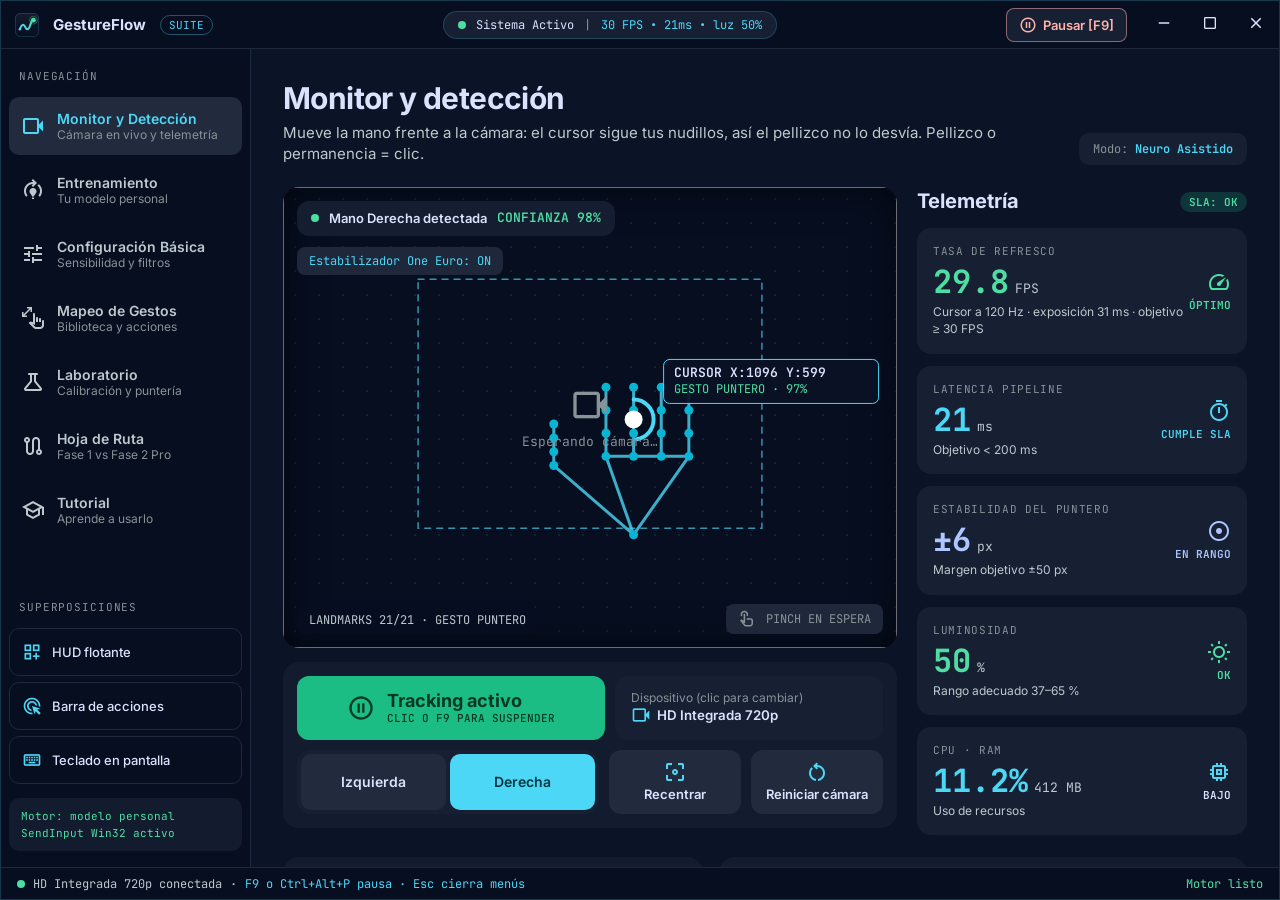
<file: gestureflow/ui/index.html>
<!doctype html>
<html lang="es">
<head>
<meta charset="utf-8">
<title>GestureFlow</title>
<link rel="stylesheet" href="fonts.css">
<style>
:root{
  --bg0:#060e20;--bg1:#0b1326;--c1:#131b2e;--c2:#171f33;--c3:#222a3d;--c4:#2d3449;--c5:#31394d;--line:#1e293b;
  --fg:#dae2fd;--mut:#bcc9cd;--dim:#869397;--cy:#4cd7f6;--cy2:#06b6d4;--gr:#4edea3;--gr2:#1bbd85;--bl:#adc6ff;
  --red:#ffb4ab;--redbg:#3a0a10;--edge:#5b6b70;
  --on-cy:#003640;--on-cy2:#00424f;--on-gr:#003824;--on-red:#ffdad6;--cy-hi:#7fe3f9;--red-hi:#93000a;
  --ease:cubic-bezier(.16,1,.3,1);--warn:#f59e0b;--err:#ef4444;--mono:'JetBrains Mono',ui-monospace,monospace;
}
*{box-sizing:border-box}
html,body{margin:0;height:100%;background:transparent;color:var(--fg);font:14px/1.45 Inter,'Segoe UI',sans-serif;-webkit-font-smoothing:antialiased;user-select:none;overflow:hidden}
body.main{background:var(--bg1)}
button{font-family:inherit;color:inherit}
.ms{font-family:'Material Symbols Outlined';font-weight:400;font-style:normal;font-size:24px;line-height:1;letter-spacing:normal;text-transform:none;display:inline-block;white-space:nowrap;font-feature-settings:'liga';user-select:none}
.mono{font-family:var(--mono)}
input[type=range]{accent-color:var(--cy);flex:1;height:24px;cursor:pointer;min-width:0}
input[type=text],input[type=email]{min-height:48px;border-radius:8px;border:1px solid var(--edge);background:var(--bg1);color:var(--fg);caret-color:var(--cy);padding:0 12px;font:inherit;font-size:14px;user-select:text;width:100%}
::selection{background:color-mix(in srgb,var(--cy) 35%,transparent);color:var(--fg)}
input::placeholder{color:var(--dim)}
::-webkit-scrollbar{width:10px;height:10px}::-webkit-scrollbar-thumb{background:var(--c4);border-radius:8px}::-webkit-scrollbar-track{background:transparent}
button:focus-visible,input:focus-visible{outline:2px solid var(--cy);outline-offset:2px}
/* ---------- marco ---------- */
#win{position:fixed;inset:0;display:flex;flex-direction:column;background:var(--bg1);border:1px solid color-mix(in srgb,var(--cy) 18%,transparent);overflow:hidden}
#top{height:48px;flex:none;display:flex;align-items:center;gap:14px;padding:0 0 0 14px;background:var(--bg0);border-bottom:1px solid var(--line)}
#top img{width:24px;height:24px}
.brand{font-weight:700;font-size:15px}
.suite{font:11px var(--mono);padding:2px 8px;border-radius:99px;border:1px solid color-mix(in srgb,var(--cy) 35%,transparent);color:var(--cy)}
#pill{flex:1;display:flex;justify-content:center;min-width:0}
#pill>div{display:flex;align-items:center;gap:10px;padding:5px 14px;border-radius:99px;background:var(--c2);border:1px solid color-mix(in srgb,var(--cy) 20%,transparent);font:12px var(--mono);white-space:nowrap;overflow:hidden}
.dot{width:8px;height:8px;border-radius:50%;background:var(--gr);flex:none}
#pauseTop{border:1px solid color-mix(in srgb,var(--red) 50%,transparent);cursor:pointer;color:var(--red);background:var(--c2);border-radius:8px;height:34px;padding:0 12px;font-weight:600;font-size:13px;display:flex;align-items:center;gap:6px;white-space:nowrap;flex:none;margin-left:auto}
#pauseTop .ms{font-size:18px}
.wbtn{border:0;background:transparent;color:var(--fg);width:46px;height:48px;cursor:pointer}
.wbtn:hover{background:var(--c3)}.wbtn.x:hover{background:var(--red-hi)}
.wbtn .ms{font-size:18px}
#body{flex:1;display:flex;min-height:0}
nav{width:250px;flex:none;background:var(--bg0);border-right:1px solid var(--line);padding:16px 8px;display:flex;flex-direction:column;gap:6px;overflow:auto}
.navlab{font:11px var(--mono);letter-spacing:.08em;color:var(--dim);padding:4px 10px 8px}
.nb{border:0;cursor:pointer;text-align:left;min-height:58px;border-radius:10px;padding:8px 12px;display:flex;align-items:center;gap:12px;background:transparent;color:var(--mut)}
.nb:hover{background:var(--c3)}.nb.on{background:var(--c3);color:var(--cy)}
.nb b{display:block;font-weight:600;font-size:14px}.nb small{display:block;font-size:12px;color:var(--dim)}
.ob{border:1px solid var(--line);cursor:pointer;text-align:left;min-height:48px;border-radius:10px;padding:6px 12px;display:flex;align-items:center;gap:10px;background:transparent;font-size:13px;font-weight:500}
.ob:hover{background:var(--c3)}.ob.on{background:color-mix(in srgb,var(--cy) 14%,transparent);border-color:var(--cy)}
.ob .ms{font-size:20px;color:var(--cy)}
.engine{margin-top:8px;padding:10px 12px;border-radius:10px;background:var(--c1);font:11px/1.5 var(--mono);color:var(--gr)}
main{flex:1;min-width:0;overflow:auto;padding:28px 32px 40px;display:flex;flex-direction:column;gap:22px}
#status{height:32px;flex:none;background:var(--bg0);border-top:1px solid var(--line);display:flex;align-items:center;justify-content:space-between;padding:0 16px;font:12px var(--mono);color:var(--mut)}
@media (max-width:1100px){nav{width:76px}.nb span:last-child,.navlab,.ob span:last-child,.engine{display:none}#pill{display:none}}
/* ---------- piezas ---------- */
.between{display:flex;justify-content:space-between;align-items:center}
.kv{display:flex;justify-content:space-between;font-size:12px;margin-bottom:4px}
.hpill{padding:5px 10px;background:var(--c3);border-radius:99px}
.head{display:flex;flex-wrap:wrap;gap:12px;align-items:flex-end;justify-content:space-between}
h1{margin:4px 0 0;font-size:30px;letter-spacing:-.02em;line-height:1.15}
h2{margin:0;font-size:22px;display:flex;gap:10px;align-items:center}
.sub{margin:6px 0 0;color:var(--mut);font-size:15px;max-width:720px;text-wrap:pretty}
.row{display:flex;flex-wrap:wrap;gap:20px;align-items:flex-start}
.card{background:var(--c2);border-radius:16px;padding:22px;display:flex;flex-direction:column;gap:14px;min-width:0}
.card.c1{background:var(--c1)}.card.c3{background:var(--c3)}
.ct{display:flex;gap:12px;align-items:center;font-size:20px;font-weight:600}.ct .ms{color:var(--cy)}
.chip{font:13px var(--mono);color:var(--cy);background:var(--c4);padding:2px 10px;border-radius:6px;white-space:nowrap}
.pillg{font:11px var(--mono);padding:3px 9px;border-radius:99px;white-space:nowrap;font-weight:600;background:color-mix(in srgb,var(--gr2) 20%,transparent);color:var(--gr)}
.pillg.off{background:var(--c4);color:var(--mut)}.pillg.blue{background:var(--c4);color:var(--bl)}.pillg.bad{background:color-mix(in srgb,var(--err) 20%,transparent);color:var(--red)}
.hint{color:var(--mut);font-size:14px;text-wrap:pretty}
.btn{min-height:56px;border:0;cursor:pointer;border-radius:12px;padding:0 20px;font-weight:600;font-size:14px;display:inline-flex;align-items:center;justify-content:center;gap:8px;background:var(--c3);color:var(--fg)}
.btn:hover{background:var(--c4)}.btn:active{transform:scale(.98)}
.btn.pri{background:var(--cy);color:var(--on-cy);font-weight:700;box-shadow:0 6px 16px -8px rgba(0,0,0,.6)}.btn.pri:hover{background:var(--cy-hi)}
.btn.ok{background:var(--gr2);color:var(--on-gr)}.btn.dan{background:var(--redbg);color:var(--on-red)}
.btn[disabled]{opacity:.45;cursor:default}
.sq{flex:none;width:56px;height:56px;border:0;cursor:pointer;border-radius:12px;background:var(--c3);color:var(--fg)}
.sq:hover{background:var(--c5)}.sq:active{transform:scale(.95)}
.sl{background:var(--c1);border-radius:14px;padding:16px;display:flex;flex-direction:column;gap:8px}
.slh{display:flex;justify-content:space-between;gap:8px;flex-wrap:wrap;align-items:baseline}
.slr{display:flex;align-items:center;gap:14px}
.sw{position:relative;flex:none;width:64px;height:40px;border:0;cursor:pointer;border-radius:99px;background:var(--c4);transition:background .2s}
.sw .knob{position:absolute;top:4px;left:4px;width:32px;height:32px;border-radius:50%;background:var(--on-cy2);color:#acedff;display:flex;align-items:center;justify-content:center;transition:transform .2s var(--ease)}
.sw .knob .ms{font-size:16px}.sw.on{background:var(--cy2)}.sw.on .knob{transform:translateX(24px)}
.sw.big{width:96px;height:56px}.sw.big .knob{width:48px;height:48px}.sw.big.on .knob{transform:translateX(40px)}.sw.big .ms{font-size:22px}
.tg{background:var(--c1);border-radius:14px;padding:12px 16px;display:flex;align-items:center;justify-content:space-between;gap:12px;min-height:56px}
.tg>span{display:flex;gap:12px;align-items:center}.tg b{display:block;font-size:14px}.tg small{display:block;font-size:13px;color:var(--mut)}
.seg{display:flex;padding:4px;background:var(--c1);border-radius:14px;gap:4px}
.seg button{min-height:48px;border:0;cursor:pointer;border-radius:10px;padding:0 16px;font-weight:600;font-size:14px;display:flex;align-items:center;gap:8px;background:transparent;color:var(--mut)}
.seg button.on{background:var(--c3);color:var(--cy)}
.bar{height:14px;background:var(--c4);border-radius:99px;padding:2px}.bar>div{height:100%;border-radius:99px;background:linear-gradient(90deg,var(--cy),var(--gr));transition:width .2s}
.bar.thin{height:8px;padding:0;overflow:hidden}
/* feed de cámara */
.feed{position:relative;aspect-ratio:4/3;background:var(--bg0);border-radius:16px;overflow:hidden;box-shadow:inset 0 0 40px rgba(0,0,0,.6);background-image:radial-gradient(var(--c2) 1px,transparent 1px);background-size:24px 24px}
.feed img{position:absolute;inset:0;width:100%;height:100%;object-fit:cover;opacity:.55}
.feed canvas{position:absolute;inset:0;width:100%;height:100%}
.badge{position:absolute;background:color-mix(in srgb,var(--c2) 92%,transparent);padding:8px 14px;border-radius:12px;font-size:13px;font-weight:600;display:flex;gap:10px;align-items:center}
.badge.m{font:12px var(--mono);padding:6px 12px;border-radius:8px;color:var(--cy);background:color-mix(in srgb,var(--c3) 92%,transparent)}
.nosig{position:absolute;inset:0;display:flex;align-items:center;justify-content:center;flex-direction:column;gap:8px;color:var(--dim);font:13px var(--mono)}
/* telemetría */
.tele{background:var(--c2);border-radius:14px;padding:16px;display:flex;justify-content:space-between;align-items:center}
.tele .k{font:11px var(--mono);letter-spacing:.06em;color:var(--dim)}
.tele .v{font:700 32px var(--mono)}.tele .u{font:13px var(--mono);color:var(--mut)}
.tele .n{font-size:12px;color:var(--mut)}.tele .st{font:600 11px var(--mono)}
/* gestos */
.ggrid{display:grid;grid-template-columns:repeat(auto-fill,minmax(250px,1fr));gap:16px}
.gcard{background:var(--c1);border-radius:16px;padding:18px;display:flex;flex-direction:column;gap:14px;transition:box-shadow .3s,background .3s}
.gcard.flash{background:var(--c3);box-shadow:0 0 0 2px var(--gr)}.gcard.wait{box-shadow:0 0 0 2px var(--cy)}
.gcard.lock{background:transparent;box-shadow:inset 0 0 0 1px var(--c4)}.gcard.lock .gic{opacity:.5}
.gic{width:44px;height:44px;border-radius:10px;background:var(--c3);display:flex;align-items:center;justify-content:center;flex:none}
.act{border:0;cursor:pointer;text-align:left;background:var(--c3);border-radius:10px;padding:10px 12px;display:flex;justify-content:space-between;align-items:center;gap:8px;min-height:48px}
.act:hover{background:var(--c4)}
/* tablas */
.tbl{background:var(--c1);border-radius:16px;overflow:hidden}
.tr{display:grid;grid-template-columns:1.2fr 1fr 1fr;gap:14px;padding:16px 20px;border-top:1px solid var(--line);font-size:13px;align-items:center}
.tr.h{background:var(--c2);font:11px var(--mono);letter-spacing:.06em;border-top:0;padding:14px 20px}
/* toast */
#toast{position:fixed;left:50%;bottom:48px;transform:translateX(-50%) translateY(20px);background:var(--fg);color:var(--bg1);padding:12px 20px;border-radius:12px;font-weight:600;font-size:14px;box-shadow:0 10px 30px rgba(0,0,0,.5);z-index:80;display:flex;gap:10px;align-items:center;opacity:0;pointer-events:none;transition:opacity .15s,transform .25s var(--ease)}
#toast.on{opacity:1;transform:translateX(-50%)}
#toast .ms{color:#00687a;font-size:20px}
/* paneles flotantes */
.panel{position:fixed;inset:0;background:rgba(15,23,42,.97);border:1px solid color-mix(in srgb,var(--cy) 25%,transparent);border-radius:20px;display:flex;flex-direction:column;gap:12px;padding:16px;overflow:auto}
.ai{border:0;cursor:pointer;text-align:left;min-height:68px;border-radius:14px;padding:0 14px;display:flex;align-items:center;gap:14px;background:var(--c2)}
.ai:hover{filter:brightness(1.15)}.ai .ms{font-size:28px;background:rgba(0,0,0,.18);border-radius:10px;padding:8px}
.ai.on{background:var(--cy);color:var(--on-cy)}.ai.dan{background:var(--redbg);color:var(--on-red)}
.ai b{display:block;font-size:17px;font-weight:600}.ai small{display:block;font:12px var(--mono);opacity:.85}
.target{padding:0;font:inherit;color:inherit;position:absolute;border-radius:50%;background:var(--c2);border:2px solid var(--cy);overflow:hidden;cursor:pointer;display:flex;align-items:center;justify-content:center;flex-direction:column;transform:translate(-50%,-50%)}
.target .fill{position:absolute;left:0;right:0;bottom:0;height:0;background:color-mix(in srgb,var(--cy) 35%,transparent)}
.target.hit{border-color:var(--gr)}.target.hit .fill{height:100%}
.ripple{position:absolute;width:64px;height:64px;margin:-32px 0 0 -32px;border-radius:50%;background:color-mix(in srgb,var(--cy) 40%,transparent);pointer-events:none;animation:rip .35s forwards}
@keyframes rip{from{transform:scale(.2);opacity:1}to{transform:scale(1.6);opacity:0}}
@keyframes ripfade{from{opacity:1}to{opacity:0}}
/* movimiento reducido: sin desplazamientos ni escalas; se conservan color, opacidad y los rellenos de dwell (indican tiempo) */
@media (prefers-reduced-motion:reduce){
  #toast,#toast.on{transform:translateX(-50%)}
  .btn:active,.sq:active{transform:none}
  .sw .knob{transition:none}
  .ripple{animation-name:ripfade;transform:none}
}
.step{display:none}.step.on{display:flex}
.kbd{font:12px var(--mono);background:var(--c3);border-radius:6px;padding:2px 8px;color:var(--cy)}
</style>
</head>
<body>
<div id="root"></div>
<div id="toast" role="status" aria-live="polite"><span class="ms" aria-hidden="true">info</span><span id="toastTxt"></span></div>
<script src="qrc:///qtwebchannel/qwebchannel.js"></script>
<script>
"use strict";
const $ = (s, r = document) => r.querySelector(s), $$ = (s, r = document) => [...r.querySelectorAll(s)];
const esc = s => String(s).replace(/[&<>"']/g, c => ({ '&': '&amp;', '<': '&lt;', '>': '&gt;', '"': '&quot;', "'": '&#39;' }[c]));
const OVL = location.hash.slice(1) || 'main';
let bk = null;
let S = { cfg: {}, cameras: [], files: [], runs: [], modes: [], overlays: {} };
let T = { fps: 0, latency: 0, bright: 0, cpu: 0, ram: 0, paused: false, source: 'reglas', conf: 0, det: 0, pressure: 0, jitter: 0, clicks: 0, event: ['En espera', 0], zone: [.2, .2, .8, .75], screen: [1920, 1080] };
const ui = { view: 'mon', dirty: false, lastEdit: 0, phase: 1, roadTab: 'sla', testing: null, testUntil: 0, flash: null,
  trainBusy: false, trainRes: null, rounds: 6, user: 'usuario', recording: false,
  tut: 0, tutOk: {}, tutClicks: 0, palmaSince: 0,
  lab: { hits: [], miss: 0, times: [], hover: null, t0: 0, tm: null }, sandClicks: 0, dwTest: 0, started: Date.now() };
const call = (name, ...a) => bk && bk[name] && bk[name](...a);
const rnd = (k, v) => +(+v).toFixed((String(SL[k].step).split('.')[1] || '').length);

/* ---------- utilidades ---------- */
function toast(m) { $('#toastTxt').textContent = m; const t = $('#toast'); t.classList.add('on'); clearTimeout(toast.tm); toast.tm = setTimeout(() => t.classList.remove('on'), 2400); }
const on = () => !T.paused && !(T.rec);
/* los ticks llegan a ~30 Hz: solo reescribir el HTML cuando cambia */
const setHTML = (el, h) => { if (el && el._h !== h) { el._h = h; el.innerHTML = h; } };
const pct = (v, a, b) => Math.max(0, Math.min(100, (v - a) / (b - a) * 100));
const brightPct = () => Math.round(T.bright / 255 * 100);
const brightOk = () => T.bright >= 95 && T.bright <= 165;
const ACT = { left: ['Clic izquierdo', 'mouse'], right: ['Clic derecho', 'contextual_token'], double: ['Doble clic', 'ads_click'], drag: ['Arrastrar y soltar', 'drag_indicator'], middle: ['Clic central', 'adjust'], none: ['Sin acción', 'block'] };
const camName = () => S.cameras[S.cfg.camera_index] || ('Cámara ' + S.cfg.camera_index);

const SL = {
  sens: { label: 'Sensibilidad del movimiento', min: 1, max: 10, step: 1, fmt: v => `Nivel ${v} / 10`, hint: 'Más sensibilidad = zona activa más pequeña: menos recorrido del brazo para cruzar la pantalla.' },
  max_speed: { label: 'Velocidad máxima del cursor', min: 400, max: 4000, step: 100, fmt: v => `${v} px/s`, hint: 'Límite de aceleración para evitar saltos fuera de pantalla.' },
  dead_px: { label: 'Zona muerta', min: 0, max: 40, step: 1, fmt: v => `${v} px`, hint: 'Movimientos menores se ignoran: el cursor reposa sin deriva.' },
  min_cutoff: { label: 'Intensidad del filtro', min: 0.1, max: 5, step: 0.1, fmt: v => `${(+v).toFixed(1)} Hz`, hint: 'Menor = más suave y estable; mayor = más directo.' },
  beta: { label: 'Reactividad al mover rápido', min: 0, max: 0.05, step: 0.001, fmt: v => (+v).toFixed(3), hint: 'Más alto = menos retardo cuando mueves la mano rápido (cursor más fluido); más bajo = más suave.' },
  dwell_ms: { label: 'Tiempo de permanencia (dwell)', min: 300, max: 2500, step: 100, fmt: v => `${(v / 1000).toFixed(1)} s`, hint: 'Tiempo inmóvil antes del clic automático.' },
  debounce_ms: { label: 'Retención antirrebote', min: 50, max: 600, step: 10, fmt: v => `${v} ms`, hint: 'Bloqueo tras cada clic que evita dobles pulsaciones involuntarias.' },
  dwell_radius: { label: 'Radio de permanencia', min: 10, max: 100, step: 5, fmt: v => `${v} px`, hint: 'Cuánto puede moverse el cursor sin reiniciar el dwell.' },
  pinch_conf: { label: 'Confianza mínima del pellizco', min: 0.5, max: 0.99, step: 0.01, fmt: v => `${Math.round(v * 100)} %`, hint: 'Más alto = menos clics fantasma (con modelo personal).' },
};
function slider(k, compact) {
  const d = SL[k], v = S.cfg[k];
  return `<div class="sl" data-sl="${k}"><div class="slh"><b>${d.label}</b><span class="chip" data-v>${d.fmt(v)}</span></div>
  ${compact ? '' : `<div class="hint">${d.hint}</div>`}
  <div class="slr"><button class="sq" data-a="bump" data-k="${k}" data-d="-1" aria-label="Disminuir ${d.label}"><span class="ms">remove</span></button>
  <input type="range" min="${d.min}" max="${d.max}" step="${d.step}" value="${v}" data-k="${k}" aria-label="${d.label}">
  <button class="sq" data-a="bump" data-k="${k}" data-d="1" aria-label="Aumentar ${d.label}"><span class="ms">add</span></button></div></div>`;
}
function setCfg(k, v, rerender) {
  S.cfg[k] = v; ui.dirty = true; ui.lastEdit = Date.now();
  call('setConfig', k, JSON.stringify(v));
  $$(`[data-sl="${k}"]`).forEach(el => { el.querySelector('[data-v]').textContent = SL[k].fmt(v); const r = el.querySelector('input'); if (+r.value !== v) r.value = v; });
  const sv = $('#saved'); if (sv) { sv.textContent = 'cambios sin guardar'; sv.style.color = 'var(--warn)'; }
  if (rerender) render();
}
function sw(k, label, big) {
  const v = S.cfg[k];
  return `<button class="sw ${big ? 'big' : ''} ${v ? 'on' : ''}" data-a="tog" data-k="${k}" role="switch" aria-checked="${!!v}" aria-label="${label}"><span class="knob"><span class="ms">${v ? 'check' : 'close'}</span></span></button>`;
}
function toggleRow(k, icon, t, d, color) {
  return `<div class="tg"><span><span class="ms" style="color:${color}">${icon}</span><span><b>${t}</b><small>${d}</small></span></span>${sw(k, t)}</div>`;
}

/* ---------- feed de cámara ---------- */
/* el canvas no entiende var(): lee los tokens una vez */
const K = Object.fromEntries(['cy', 'cy2', 'gr', 'fg', 'bg1'].map(n => [n, getComputedStyle(document.documentElement).getPropertyValue('--' + n).trim()]));
const BONES = [[0,1],[1,2],[2,3],[3,4],[0,5],[5,6],[6,7],[7,8],[5,9],[9,10],[10,11],[11,12],[9,13],[13,14],[14,15],[15,16],[13,17],[0,17],[17,18],[18,19],[19,20]];
function feed(id, big) {
  return `<div class="feed" id="${id}" data-big="${big ? 1 : 0}"><img alt=""><canvas></canvas>
  <div class="nosig"><span class="ms" style="font-size:40px">videocam</span><span>Esperando cámara…</span></div></div>`;
}
function drawFeed(el) {
  const c = el.querySelector('canvas'), r = el.getBoundingClientRect(), dpr = devicePixelRatio || 1;
  if (!r.width) return;
  if (c.width !== Math.round(r.width * dpr)) { c.width = Math.round(r.width * dpr); c.height = Math.round(r.height * dpr); }
  const g = c.getContext('2d'), W = c.width, H = c.height, big = el.dataset.big === '1', s = dpr * (big ? 1 : .7);
  g.clearRect(0, 0, W, H);
  if (T.jpeg) { el.querySelector('img').src = 'data:image/jpeg;base64,' + T.jpeg; el.querySelector('.nosig').style.display = 'none'; }
  const [x0, y0, x1, y1] = T.zone;
  g.setLineDash([6 * s, 6 * s]); g.strokeStyle = K.cy + 'aa'; g.lineWidth = 1.5 * s; g.strokeRect(x0 * W, y0 * H, (x1 - x0) * W, (y1 - y0) * H); g.setLineDash([]);
  const lm = T.lm; if (!lm) return;
  const P = i => [lm[i][0] * W, lm[i][1] * H];
  g.globalAlpha = on() ? 1 : .35;
  g.strokeStyle = K.cy + 'cc'; g.lineWidth = 3 * s; g.lineCap = 'round'; g.beginPath();
  BONES.forEach(([a, b]) => { const p = P(a), q = P(b); g.moveTo(...p); g.lineTo(...q); }); g.stroke();
  g.fillStyle = K.cy2; lm.forEach((_, i) => { const p = P(i); g.beginPath(); g.arc(p[0], p[1], 4.5 * s, 0, 7); g.fill(); });
  const tip = T.ptr ? [T.ptr[0] * W, T.ptr[1] * H] : P(8), pinch = T.label === 'pinch';  // punto que mueve el cursor
  if (pinch) { g.strokeStyle = K.gr; g.lineWidth = 4 * s; g.beginPath(); g.moveTo(...P(8)); g.lineTo(...P(4)); g.stroke(); }
  g.fillStyle = pinch ? K.gr : '#fff'; g.beginPath(); g.arc(tip[0], tip[1], 9 * s, 0, 7); g.fill();
  if (T.progress > 0) { g.strokeStyle = K.cy; g.lineWidth = 4 * s; g.beginPath(); g.arc(tip[0], tip[1], 20 * s, -Math.PI / 2, -Math.PI / 2 + T.progress * Math.PI * 2); g.stroke(); }
  if (big && T.cursor) {
    const lx = tip[0] > W * .7 ? tip[0] - 230 * s : tip[0] + 30 * s, ly = tip[1] < 90 * s ? tip[1] + 30 * s : tip[1] - 60 * s;
    g.fillStyle = K.bg1 + 'ee'; g.strokeStyle = K.cy; g.lineWidth = 1 * s; g.beginPath(); g.roundRect(lx, ly, 215 * s, 44 * s, 6 * s); g.fill(); g.stroke();
    g.font = `600 ${13 * s}px 'JetBrains Mono'`; g.fillStyle = K.fg; g.fillText(`CURSOR X:${Math.round(T.cursor[0])} Y:${Math.round(T.cursor[1])}`, lx + 10 * s, ly + 18 * s);
    g.font = `${12 * s}px 'JetBrains Mono'`; g.fillStyle = K.gr; g.fillText(`GESTO ${String(T.label || '—').toUpperCase()} · ${T.conf}%`, lx + 10 * s, ly + 34 * s);
  }
  g.globalAlpha = 1;
}
let feedsWanted = 0;
function syncFeeds() {
  const want = document.visibilityState === 'visible' && $$('.feed').length ? 1 : 0;
  if (want !== feedsWanted) { call('wantFrames', want - feedsWanted); feedsWanted = want; }
}
document.addEventListener('visibilitychange', () => { syncFeeds(); if (!document.hidden && $('#root').firstChild) onTick(T, true); });

/* ---------- vistas de la suite ---------- */
const NAV = [['mon', 'videocam', 'Monitor y Detección', 'Cámara en vivo y telemetría'], ['train', 'model_training', 'Entrenamiento', 'Tu modelo personal'], ['cfg', 'tune', 'Configuración Básica', 'Sensibilidad y filtros'], ['map', 'pinch', 'Mapeo de Gestos', 'Biblioteca y acciones'], ['lab', 'science', 'Laboratorio', 'Calibración y puntería'], ['road', 'route', 'Hoja de Ruta', 'Fase 1 vs Fase 2 Pro'], ['tut', 'school', 'Tutorial', 'Aprende a usarlo']];
const OVERLAYS = [['hud', 'dashboard_customize', 'HUD flotante'], ['actions', 'ads_click', 'Barra de acciones'], ['kbd', 'keyboard', 'Teclado en pantalla']];

function shell() {
  return `<div id="win">
  <div id="top" data-drag>
    <img src="logo.svg" alt="" data-drag><span class="brand" data-drag>GestureFlow</span><span class="suite">SUITE</span>
    <div id="pill" data-drag><div data-drag><span class="dot" id="pDot"></span><span id="pTxt">Sistema Activo</span><span style="color:var(--dim)">|</span><span id="pTele" style="color:var(--cy)">—</span></div></div>
    <button id="pauseTop" data-a="pause"><span class="ms">pause_circle</span><span>Pausar [F9]</span></button>
    <div style="display:flex"><button class="wbtn" data-a="min" aria-label="Minimizar"><span class="ms">remove</span></button><button class="wbtn" data-a="max" aria-label="Maximizar"><span class="ms" style="font-size:16px">crop_square</span></button><button class="wbtn x" data-a="close" aria-label="Cerrar y salir" title="Cerrar GestureFlow y apagar la cámara"><span class="ms">close</span></button></div>
  </div>
  <div id="camBanner" role="alert" hidden style="flex:none;display:none;align-items:center;gap:14px;padding:10px 16px;background:var(--redbg);color:var(--on-red);border-bottom:1px solid var(--red-hi)">
    <span class="ms" style="color:var(--red)">videocam_off</span><span id="camMsg" style="flex:1;font-weight:600">Sin señal de la cámara</span>
    <button class="btn" data-a="camrestart" style="min-height:44px;background:var(--cy);color:var(--on-cy);font-weight:700"><span class="ms" style="font-size:20px">restart_alt</span>Reiniciar cámara</button></div>
  <div id="body">
    <nav><div class="navlab">NAVEGACIÓN</div>
      ${NAV.map(n => `<button class="nb" data-a="view" data-v="${n[0]}" title="${n[2]}"><span class="ms">${n[1]}</span><span><b>${n[2]}</b><small>${n[3]}</small></span></button>`).join('')}
      <div style="flex:1"></div><div class="navlab">SUPERPOSICIONES</div>
      ${OVERLAYS.map(o => `<button class="ob" data-a="ovl" data-v="${o[0]}" title="${o[2]}"><span class="ms">${o[1]}</span><span>${o[2]}</span></button>`).join('')}
      <div class="engine" id="engine">—</div>
    </nav>
    <main id="main"></main>
  </div>
  <div id="status"><span style="display:flex;gap:8px;align-items:center"><span class="dot" id="sDot"></span><span id="sCam">Cámara</span> · <span style="color:var(--cy)">F9 o Ctrl+Alt+P pausa · Esc cierra menús</span></span><span id="sTag" style="color:var(--gr)">Motor listo</span></div>
</div>`;
}

const VIEWS = {};
VIEWS.mon = () => `
<div class="head"><div><h1>Monitor y detección</h1>
<p class="sub">Mueve la mano frente a la cámara: el cursor sigue ${S.cfg.anchor === 'indice' ? 'la punta del índice' : 'tus nudillos, así el pellizco no lo desvía'}. Pellizco o permanencia = clic.</p></div>
<div style="padding:8px 14px;border-radius:10px;background:var(--c2);font:12px var(--mono)"><span style="color:var(--dim)">Modo:</span> <span style="color:var(--cy);font-weight:600" id="mProfile"></span></div></div>
<div class="row">
 <div style="flex:1 1 520px;min-width:0;display:flex;flex-direction:column;gap:14px">
  <div style="position:relative">${feed('fMon', true)}
   <div class="badge" style="left:14px;top:14px"><span class="dot" id="mDot"></span><span id="mHand">Sin señal</span><span class="mono" style="color:var(--gr)" id="mConf"></span></div>
   <div class="badge m" style="left:14px;top:60px" id="mFilter"></div>
   <div class="badge m" style="left:14px;bottom:14px;color:var(--mut);background:color-mix(in srgb,var(--bg0) 85%,transparent)" id="mLm">LANDMARKS 0/21</div>
   <div class="badge m" style="right:14px;bottom:14px;color:var(--dim)" id="mPinch"><span class="ms" style="font-size:18px">touch_app</span><span>PINCH EN ESPERA</span></div>
  </div>
  <div style="display:flex;flex-wrap:wrap;gap:10px;background:var(--c1);padding:14px;border-radius:16px">
   <button id="mTrk" data-a="pause" style="flex:1 1 220px;min-height:64px;border:0;cursor:pointer;border-radius:12px;display:flex;align-items:center;justify-content:center;gap:12px;font-weight:700;font-size:18px"></button>
   <button data-a="cam" title="${esc(camName())}" style="flex:1 1 180px;min-width:0;min-height:64px;border:0;cursor:pointer;border-radius:12px;background:var(--c2);text-align:left;padding:0 16px;display:flex;flex-direction:column;justify-content:center"><span style="font-size:12px;color:var(--dim)">Dispositivo (clic para cambiar)</span><span style="font-weight:600;display:flex;gap:6px;align-items:center;max-width:100%"><span class="ms" style="font-size:20px;color:var(--cy)">videocam</span><span style="overflow:hidden;text-overflow:ellipsis;white-space:nowrap">${esc(camName())}</span></span></button>
   <div class="seg" style="flex:1 1 200px;background:var(--c2);min-height:64px">${['Izquierda', 'Derecha'].map(h => `<button style="flex:1;justify-content:center;${S.cfg.hand === h ? 'background:var(--cy);color:var(--on-cy)' : 'background:var(--c3);color:var(--fg)'}" data-a="hand" data-v="${h}" aria-pressed="${S.cfg.hand === h}">${h}</button>`).join('')}</div>
   <button class="btn" data-a="recenter" style="flex:0 0 132px;min-height:64px;padding:8px 12px;flex-direction:column;gap:2px;font-size:13px;line-height:1.25;text-align:center"><span class="ms" style="color:var(--cy)">filter_center_focus</span>Recentrar</button>
   <button class="btn" data-a="camrestart" style="flex:0 0 132px;min-height:64px;padding:8px 12px;flex-direction:column;gap:2px;font-size:13px;line-height:1.25;text-align:center" title="Suelta y vuelve a abrir la cámara"><span class="ms" style="color:var(--cy)">restart_alt</span>Reiniciar cámara</button>
  </div>
 </div>
 <div style="flex:0 1 330px;min-width:260px;display:flex;flex-direction:column;gap:12px">
  <div class="between"><span style="font-size:20px;font-weight:700">Telemetría</span><span class="pillg" id="mSla">SLA: OK</span></div>
  ${[['fps', 'TASA DE REFRESCO', 'FPS', 'Objetivo ≥ 30 FPS', 'speed'], ['lat', 'LATENCIA PIPELINE', 'ms', 'Objetivo < 200 ms', 'timer'], ['jit', 'ESTABILIDAD DEL PUNTERO', 'px', 'Margen objetivo ±50 px', 'adjust'], ['lux', 'LUMINOSIDAD', '%', 'Rango adecuado 37–65 %', 'wb_sunny'], ['cpu', 'CPU · RAM', '', 'Uso de recursos', 'memory']].map(t => `
  <div class="tele" id="t-${t[0]}"><div><div class="k">${t[1]}</div><div style="display:flex;gap:6px;align-items:baseline;margin-top:2px"><span class="v">—</span><span class="u">${t[2]}</span></div><div class="n">${t[3]}</div></div>
  <div style="display:flex;flex-direction:column;align-items:flex-end;gap:4px"><span class="ms">${t[4]}</span><span class="st"></span></div></div>`).join('')}
 </div>
</div>
<div class="row" style="gap:16px">
 <div class="card c1" style="flex:1 1 300px"><div style="display:flex;gap:14px;align-items:center"><div class="gic" style="width:60px;height:60px;border-radius:12px;color:var(--cy)"><span class="ms" style="font-size:34px">navigation</span></div><div><div style="font-size:19px;font-weight:700">Puntero / Movimiento</div><div class="hint">Dedo índice como vector de orientación.</div></div></div>
  <div style="background:var(--c2);border-radius:10px;padding:10px 14px;display:flex;justify-content:space-between;font-size:13px"><b id="mPtr">—</b><span class="mono" style="color:var(--cy);font-weight:600" id="mSmooth"></span></div></div>
 <div class="card c1" style="flex:1.4 1 360px"><div style="display:flex;justify-content:space-between;gap:12px;flex-wrap:wrap;align-items:center"><div style="display:flex;gap:14px;align-items:center"><div class="gic" style="width:60px;height:60px;border-radius:12px;background:color-mix(in srgb,var(--cy2) 20%,transparent);color:var(--cy)"><span class="ms" style="font-size:34px">pinch</span></div><div><div style="font-size:19px;font-weight:700">Clic Virtual</div><div class="hint">Pellizco pulgar + índice · clics: <b style="color:var(--fg)" id="mClicks">0</b></div></div></div>
  <div style="background:var(--c3);border-radius:10px;padding:6px 14px;text-align:right"><div class="mono" style="font-size:11px;color:var(--dim)">ACTIVACIÓN</div><div class="mono" style="font-size:24px;font-weight:700;color:var(--gr)"><span id="mPress">0</span>%</div></div></div>
  <div class="bar"><div id="mPressBar" style="width:0"></div></div></div>
</div>`;
VIEWS.mon.tick = () => {
  const o = on(), lmN = T.lm ? 21 : 0;
  $('#mProfile').textContent = S.modes[S.cfg.mode]?.name || '—';
  $('#mDot').style.background = T.lm && o ? 'var(--gr)' : 'var(--err)';
  $('#mHand').textContent = T.lm ? `Mano ${T.side || ''} detectada` : (o ? 'Buscando mano…' : 'Seguimiento pausado');
  $('#mConf').textContent = T.lm ? `CONFIANZA ${T.det}%` : '';
  $('#mFilter').textContent = 'Estabilizador One Euro: ' + (S.cfg.filter ? 'ON' : 'OFF');
  $('#mLm').textContent = `LANDMARKS ${lmN}/21 · GESTO ${String(T.label || '—').toUpperCase()}`;
  const pb = $('#mPinch'); pb.style.color = T.label === 'pinch' ? 'var(--gr)' : 'var(--dim)';
  pb.lastChild.textContent = !o ? 'PAUSADO' : (T.label === 'pinch' ? 'PINCH ACTIVO' : 'PINCH EN ESPERA');
  const b = $('#mTrk'); b.style.background = o ? 'var(--gr2)' : 'var(--c3)'; b.style.color = o ? 'var(--on-gr)' : 'var(--fg)';
  setHTML(b, `<span class="ms" style="font-size:28px">${o ? 'pause_circle' : 'play_circle'}</span><span style="display:flex;flex-direction:column;align-items:flex-start"><span>${o ? 'Tracking activo' : 'Tracking pausado'}</span><span class="mono" style="font-size:11px;font-weight:500">${o ? 'CLIC O F9 PARA SUSPENDER' : 'CLIC PARA REANUDAR'}</span></span>`);
  const tele = (id, v, col, st) => { const e = $('#t-' + id); e.querySelector('.v').textContent = v; e.querySelector('.v').style.color = col; e.querySelector('.ms').style.color = col; const s = e.querySelector('.st'); s.textContent = st; s.style.color = col; };
  const grey = 'var(--dim)';
  tele('fps', T.fps.toFixed(1), o ? (T.fps >= 25 ? 'var(--gr)' : 'var(--warn)') : grey, !o ? 'PAUSADO' : (T.fps >= 25 ? 'ÓPTIMO' : 'LÍMITE'));
  $('#t-fps .n').textContent = `Cursor a ${T.hz || 0} Hz · exposición ${Math.round(1000 * 2 ** T.exposure)} ms · objetivo ≥ 30 FPS`;
  tele('lat', T.latency, o ? 'var(--cy)' : grey, !o ? 'PAUSADO' : (T.latency < 200 ? 'CUMPLE SLA' : 'ALTA'));
  tele('jit', T.jitter ? '±' + T.jitter : '—', T.jitter > 50 ? 'var(--warn)' : 'var(--bl)', T.label === 'puntero' ? (T.jitter <= 50 ? 'EN RANGO' : 'INESTABLE') : 'SIN PUNTERO');
  tele('lux', brightPct(), brightOk() ? 'var(--gr)' : 'var(--warn)', brightOk() ? 'OK' : 'REVISAR');
  const c = $('#t-cpu'); c.querySelector('.v').textContent = T.cpu.toFixed(1) + '%'; c.querySelector('.u').textContent = T.ram + ' MB'; c.querySelector('.v').style.color = c.querySelector('.ms').style.color = 'var(--cy)'; c.querySelector('.st').textContent = T.cpu < 25 ? 'BAJO' : 'ALTO';
  const sla = o && T.fps >= 25 && T.latency < 200; const p = $('#mSla'); p.textContent = !o ? 'SLA: PAUSADO' : (sla ? 'SLA: OK' : 'SLA: REVISAR'); p.className = 'pillg' + (sla ? '' : ' off');
  const fz = T.freeze || { pct: 0, why: '' }, WHY = { pinch: 'pellizco', palma: 'palma', perdida: 'mano perdida' };
  $('#mPtr').textContent = !o ? 'Seguimiento detenido' : (!T.lm ? 'Esperando mano' : (fz.pct > 3 ? `Congelado ${fz.pct}% · ${WHY[fz.why] || fz.why}` : 'Rastreando posición'));
  $('#mSmooth').textContent = 'Suavizado: ' + (S.cfg.filter ? `Activo (${(+S.cfg.min_cutoff).toFixed(1)} Hz)` : 'Off');
  $('#mClicks').textContent = T.clicks; $('#mPress').textContent = T.pressure; $('#mPressBar').style.width = T.pressure + '%';
};

VIEWS.cfg = () => `
<div class="head"><div><h1>Configuración de movimiento y clic</h1>
<p class="sub">Ajusta la respuesta del cursor a tu rango de movilidad. Los cambios se aplican al instante; pulsa Guardar para conservarlos.</p></div>
<div style="padding:10px 16px;border-radius:12px;background:var(--c2);font-size:13px;color:var(--mut)">Guardado: <b id="saved" style="color:${ui.dirty ? 'var(--warn)' : 'var(--gr)'}">${ui.dirty ? 'cambios sin guardar' : 'sin cambios'}</b></div></div>
<div class="row">
 <div class="card" style="flex:1 1 440px"><div class="ct"><span class="ms">speed</span>Control de Movimiento del Cursor</div>
  ${slider('sens')}${slider('max_speed')}${slider('dead_px')}
  <div class="sl"><b>Punto que mueve el cursor</b><div class="hint">Con «Nudillos» doblar el índice para pellizcar ya no arrastra el cursor.</div>
  <div class="seg">${[['nudillos', 'back_hand', 'Nudillos (recomendado)'], ['indice', 'touch_app', 'Punta del índice']].map(o => `<button class="${S.cfg.anchor === o[0] ? 'on' : ''}" data-a="anchor" data-v="${o[0]}" aria-pressed="${S.cfg.anchor === o[0]}" style="flex:1;justify-content:center"><span class="ms" style="font-size:20px">${o[1]}</span>${o[2]}</button>`).join('')}</div></div>
  <div class="tg" style="padding:16px"><span style="flex:1 1 220px"><span class="ms" style="color:var(--gr)">filter_tilt_shift</span><span><b style="font-size:15px">Filtro antitemblor</b><small>One Euro adaptativo contra micro-movimientos.</small></span></span>${sw('filter', 'Filtro antitemblor', true)}</div>
  ${S.cfg.filter ? slider('min_cutoff') + slider('beta') : ''}
  <div class="sl" style="flex-direction:row;align-items:center;gap:16px;flex-wrap:wrap"><div style="flex:1 1 200px"><b>Zona muerta</b><div class="hint" style="font-size:13px">Radio de reposo sin deriva (${S.cfg.dead_px} px).</div></div>
  <svg viewBox="0 0 100 100" style="width:110px;height:110px"><circle cx="50" cy="50" r="44" fill="none" style="stroke:var(--edge)" stroke-dasharray="3 3" stroke-width="2"/><circle cx="50" cy="50" r="${Math.max(3, S.cfg.dead_px * 1.1)}" fill="color-mix(in srgb,var(--cy) 20%,transparent)" style="stroke:var(--cy)" stroke-width="2"/><circle cx="50" cy="50" r="4" style="fill:var(--gr)"/><text x="50" y="66" style="fill:var(--cy)" font-family="JetBrains Mono" font-size="7" text-anchor="middle">REPOSO</text></svg></div>
 </div>
 <div class="card" style="flex:1 1 380px"><div class="ct" style="justify-content:space-between"><span style="display:flex;gap:12px;align-items:center"><span class="ms">ads_click</span>Clic Izquierdo</span><span class="mono" style="font-size:12px;color:var(--cy);background:color-mix(in srgb,var(--cy) 10%,transparent);padding:3px 10px;border-radius:99px">FASE 1</span></div>
  ${[['pinch_click', 'pinch', 'Gesto de pellizco', 'Índice + pulgar frente a la lente.', 'var(--cy)'], ['dwell_click', 'timer', 'Clic por permanencia (Dwell)', 'Clic automático al mantener quieto el puntero.', 'var(--bl)']].map(m => {
    const v = S.cfg[m[0]];
    return `<button data-a="tog" data-k="${m[0]}" aria-pressed="${v}" style="text-align:left;cursor:pointer;border:2px solid ${v ? 'var(--cy)' : 'transparent'};background:${v ? 'var(--c3)' : 'var(--c1)'};border-radius:14px;padding:16px;display:flex;gap:14px;align-items:flex-start;min-height:64px"><span class="ms" style="font-size:30px;color:${m[4]}">${m[1]}</span><span style="flex:1"><span style="display:block;font-size:17px;font-weight:600">${m[2]}</span><span style="display:block;font-size:13px;color:var(--mut);margin-top:4px">${m[3]}</span></span><span class="ms" style="color:${m[4]}">${v ? 'check_circle' : 'radio_button_unchecked'}</span></button>`;
  }).join('')}
  ${slider('dwell_ms')}${slider('debounce_ms')}${slider('dwell_radius')}
  ${toggleRow('audio', 'volume_up', 'Confirmación auditiva', 'Beep sutil al confirmar el clic', 'var(--cy)')}
  ${toggleRow('visual', 'blur_circular', 'Retroalimentación visual', 'Halo expansivo en el anillo al hacer clic', 'var(--gr)')}
 </div>
</div>
<div class="card c3"><div style="display:flex;flex-wrap:wrap;justify-content:space-between;gap:10px;align-items:center"><div><div style="font-size:20px;font-weight:600">Campo de Prueba Dinámico</div><div class="hint">Mueve el cursor con la mano y haz clic sobre los objetivos.</div></div>
 <div style="display:flex;gap:8px;font:12px var(--mono)"><span style="padding:4px 10px;background:var(--c2);border-radius:6px;color:var(--cy)">Modo: ${[S.cfg.pinch_click && 'Pellizco', S.cfg.dwell_click && 'Dwell'].filter(Boolean).join(' + ') || 'Ninguno'}</span><span style="padding:4px 10px;background:var(--c2);border-radius:6px;color:var(--gr)">Clics: <span id="sandN">${ui.sandClicks}</span></span></div></div>
 <div id="sand" style="position:relative;height:280px;background:var(--bg0);border-radius:14px;overflow:hidden">
  <div style="position:absolute;left:50%;top:50%;width:${S.cfg.dead_px * 2}px;height:${S.cfg.dead_px * 2}px;transform:translate(-50%,-50%);border-radius:50%;border:1px dashed color-mix(in srgb,var(--cy) 40%,transparent)"></div>
  <button class="btn" data-a="sand" style="position:absolute;left:40px;top:40px;width:130px;height:110px;flex-direction:column;border-radius:16px"><span class="ms" style="font-size:32px">touch_app</span>Objetivo A</button>
  <button class="btn" data-a="sand" style="position:absolute;right:50px;bottom:40px;width:150px;height:100px;flex-direction:column;border-radius:16px"><span class="ms" style="font-size:32px">check_circle</span>Objetivo B</button>
  <button class="btn" data-a="sand" style="position:absolute;left:45%;top:30%;width:90px;height:70px;flex-direction:column;border-radius:14px;font-size:12px"><span class="ms">adjust</span>Pequeño</button>
 </div></div>
<div style="position:sticky;bottom:0;background:color-mix(in srgb,var(--bg1) 94%,transparent);backdrop-filter:blur(12px);border-radius:16px;padding:14px;display:flex;flex-wrap:wrap;gap:12px;justify-content:flex-end;box-shadow:0 -8px 24px rgba(0,0,0,.4)">
 <button class="btn" data-a="reset"><span class="ms" style="color:var(--dim);font-size:20px">restart_alt</span>Restablecer</button>
 <button class="btn pri" data-a="save" id="saveBtn" style="min-height:64px;min-width:240px;font-size:18px"><span class="ms">save</span>Guardar configuración</button></div>`;

const GEST = [
  { k: 'move', icon: 'navigation', t: 'Puntero Índice', sub: 'Desplazar cursor 2D', color: 'var(--cy)', fixed: 'Mover cursor', fixedIcon: 'open_with', det: t => t.label === 'puntero' },
  { k: 'pinch', icon: 'pinch', t: 'Pellizco Índice + Pulgar', sub: 'Landmarks #4 y #8', color: 'var(--cy)', en: 'pinch_click', act: 'pinch_action', acts: ['left', 'right', 'double', 'drag', 'none'], det: t => t.label === 'pinch' },
  { k: 'dwell', icon: 'timelapse', t: 'Puntero Estacionario', sub: 'Permanencia · radio de anclaje', color: 'var(--gr)', en: 'dwell_click', act: 'dwell_action', acts: ['left', 'right', 'double', 'none'], det: t => t.label === 'puntero' && t.progress > .9 },
  { k: 'palm', icon: 'pan_tool', t: 'Palma Abierta', sub: 'Quieta ~1 s: pausa de descanso', color: 'var(--bl)', fixed: 'Congelar cursor', fixedIcon: 'pause', det: t => t.label === 'palma' },
  { k: 'dbl', icon: 'repeat', t: 'Doble Pellizco Rápido', sub: '< 350 ms cadencia', color: 'var(--bl)', lock: 1 },
  { k: 'fist', icon: 'front_hand', t: 'Puño Cerrado', sub: 'Agarre sostenido', color: 'var(--cy)', lock: 1 },
  { k: 'face', icon: 'face', t: 'Guiño Ocular', sub: 'Face Mesh 468 pts', color: 'var(--gr)', lock: 1 },
];
VIEWS.map = () => {
  const list = GEST.filter(g => ui.phase === 1 ? true : g.lock);
  const active = GEST.filter(g => !g.lock && (!g.en || S.cfg[g.en])).length;
  return `
<div class="head" style="align-items:center"><div><h1>Mapeo de gestos</h1><p class="sub">Activa gestos, elige la acción de cada uno y pruébalos frente a la cámara.</p></div>
<div class="seg">${[[1, 'verified', 'Fase 1 (MVP)'], [2, 'neurology', 'Fase 2 Pro']].map(p => `<button class="${ui.phase === p[0] ? 'on' : ''}" data-a="phase" data-v="${p[0]}" aria-pressed="${ui.phase === p[0]}" style="min-height:56px"><span class="ms" style="font-size:20px">${p[1]}</span>${p[2]}</button>`).join('')}</div></div>
<div class="row">
 <div style="flex:1 1 520px;min-width:0;display:flex;flex-direction:column;gap:16px">
  <h2 style="font-size:17px">Gestos reconocibles<span class="pillg blue" style="color:var(--cy);background:color-mix(in srgb,var(--cy) 10%,transparent)">${active} activos</span></h2>
  <div class="ggrid">${list.map(g => {
    const en = !g.lock && (!g.en || S.cfg[g.en]), a = g.act ? ACT[S.cfg[g.act]] : [g.fixed || '—', g.fixedIcon || 'block'];
    return `<div class="gcard ${g.lock ? 'lock' : ''} ${ui.flash === g.k ? 'flash' : ''} ${ui.testing === g.k ? 'wait' : ''}" id="g-${g.k}">
    <div style="display:flex;justify-content:space-between;gap:10px;align-items:flex-start"><div style="display:flex;gap:12px;align-items:center"><div class="gic" style="color:${g.color}"><span class="ms">${g.icon}</span></div><div><div style="font-weight:600;font-size:15px;line-height:1.2">${g.t}</div><div style="font-size:12px;color:var(--dim);margin-top:2px">${g.sub}</div></div></div>
    <span class="pillg ${g.lock ? 'blue' : en ? '' : 'off'}">${g.lock ? 'Fase 2 Pro' : en ? 'Activo' : 'Inactivo'}</span></div>
    <button class="act" data-a="cycle" data-v="${g.k}" ${g.act ? '' : 'disabled style="cursor:default"'}><span style="font-size:12px;color:var(--mut)">Acción</span><span style="display:flex;gap:6px;align-items:center;font-weight:600;font-size:13px;color:${g.color}"><span class="ms" style="font-size:18px">${a[1]}</span>${a[0]}${g.act ? '<span class="ms" style="font-size:16px;color:var(--dim)">sync_alt</span>' : ''}</span></button>
    <div style="display:flex;gap:8px"><button class="btn" data-a="test" data-v="${g.k}" style="flex:1;min-height:52px;font-size:13px"><span class="ms" style="font-size:20px;color:var(--gr)">play_arrow</span>${ui.testing === g.k ? 'Haz el gesto…' : 'Probar'}</button>
    ${g.en ? `<button class="btn" data-a="tog" data-k="${g.en}" style="flex:1;min-height:52px;font-size:13px;font-weight:700;${en ? 'background:var(--cy2);color:var(--on-cy2)' : ''}"><span class="ms" style="font-size:20px">${en ? 'toggle_on' : 'toggle_off'}</span>${en ? 'Activado' : 'Activar'}</button>`
      : `<button class="btn" data-a="locked" data-v="${g.k}" style="flex:1;min-height:52px;font-size:13px">${g.lock ? '<span class="ms" style="font-size:18px">lock</span>Fase 2' : '<span class="ms" style="font-size:18px">shield</span>Siempre activo'}</button>`}</div></div>`;
  }).join('')}</div>
  ${slider('pinch_conf', true)}${slider('dwell_ms', true)}
  <div style="display:flex;flex-wrap:wrap;gap:12px;justify-content:space-between;align-items:center;background:var(--c1);border-radius:14px;padding:14px">
   <div style="font-size:13px"><span style="color:var(--mut)">Se guarda en</span> <b style="color:var(--cy)">config.json</b></div>
   <div style="display:flex;gap:10px"><button class="btn" data-a="reset">Restaurar valores</button><button class="btn pri" data-a="save" style="background:var(--cy2)"><span class="ms" style="font-size:20px">save</span>Guardar mapeo</button></div></div>
 </div>
 <div class="card c1" style="flex:0 1 330px;min-width:270px;padding:18px;position:sticky;top:0">
  <div class="between"><span style="font-size:18px;font-weight:700">Probador en Vivo</span><span class="chip" style="font-size:11px">HUD</span></div>
  <div style="position:relative">${feed('fMap', false)}<div class="badge m" style="right:8px;top:8px;color:var(--gr);background:color-mix(in srgb,var(--bg0) 90%,transparent);border-radius:99px;font-weight:600" id="mapLock">SIN SEÑAL</div></div>
  <div style="background:var(--bg0);border-radius:10px;padding:12px;display:flex;flex-direction:column;gap:8px"><div class="mono" style="font-size:11px;color:var(--dim);letter-spacing:.06em">ÚLTIMO EVENTO</div>
   <div style="display:flex;justify-content:space-between;gap:8px;align-items:center"><span style="font-weight:600;font-size:15px" id="evName">—</span><span class="mono" style="font-size:12px;color:var(--gr);font-weight:600"><span id="evScore">0</span>%</span></div>
   <div class="bar thin" style="background:var(--c3)"><div id="evBar" style="width:0;background:var(--gr)"></div></div></div>
  <div style="font-size:12px;color:var(--mut)">Zona Dwell — mantén el cursor ${(S.cfg.dwell_ms / 1000).toFixed(1)} s:</div>
  <div id="dwZone" style="position:relative;min-height:64px;border-radius:12px;background:var(--c3);overflow:hidden;display:flex;align-items:center;justify-content:center;gap:8px;font-weight:700;font-size:14px">
   <div id="dwFill" style="position:absolute;left:0;top:0;bottom:0;width:0;background:color-mix(in srgb,var(--cy) 25%,transparent)"></div><span class="ms" style="color:var(--cy);position:relative">my_location</span><span style="position:relative" id="dwTxt">Mantén el cursor aquí</span></div>
 </div>
</div>`;
};
VIEWS.map.tick = () => {
  $('#mapLock').textContent = T.lm ? `${T.det}% LOCK` : 'SIN SEÑAL';
  $('#evName').textContent = T.event[0]; $('#evScore').textContent = T.event[1] || T.conf; $('#evBar').style.width = (T.event[1] || T.conf) + '%';
  if (ui.testing) {
    const g = GEST.find(x => x.k === ui.testing);
    if (g.det(T)) { ui.flash = g.k; ui.testing = null; toast(g.t + ' detectado ✓'); render(); setTimeout(() => { ui.flash = null; ui.view === 'map' && render(); }, 900); }
    else if (Date.now() > ui.testUntil) { ui.testing = null; toast('No se detectó el gesto. Inténtalo de nuevo.'); render(); }
  }
};

const TARGETS = [[15, 25, 100], [50, 50, 100], [85, 22, 80], [26, 80, 60], [76, 78, 80]];
VIEWS.lab = () => {
  const L = ui.lab, prec = L.hits.length + L.miss ? Math.round(L.hits.length / (L.hits.length + L.miss) * 100) : 100;
  const avg = L.times.length ? (L.times.reduce((a, b) => a + b, 0) / L.times.length / 1000).toFixed(1) + 's' : '—';
  return `
<div><h1>Calibración y puntería</h1><p class="sub">Sintoniza la iluminación de la cámara y entrena la puntería con permanencia.</p></div>
<div class="row">
 <div class="card" style="flex:1 1 320px"><div class="between"><span class="ct" style="font-size:19px"><span class="ms">light_mode</span>Iluminación y Cámara</span><span class="pillg" id="lxState">—</span></div>
  <div style="background:var(--c1);border-radius:12px;padding:16px;display:flex;flex-direction:column;gap:10px">
   <div style="display:flex;justify-content:space-between;align-items:baseline"><span class="mono" style="font-size:11px;color:var(--dim)">LUMINOSIDAD DE IMAGEN</span><span class="mono" style="font-size:12px;color:var(--gr)">Rango: 37–65 %</span></div>
   <div class="mono" style="font-size:44px;font-weight:700" id="lxVal">—<span style="font-size:16px;color:var(--mut)"> %</span></div>
   <div style="position:relative;height:14px;border-radius:99px;background:linear-gradient(90deg,var(--warn) 0%,var(--warn) 37%,var(--gr) 37%,var(--gr) 65%,var(--err) 65%)"><div id="lxMark" style="position:absolute;top:-4px;left:0;width:6px;height:22px;margin-left:-3px;border-radius:3px;background:#fff;transition:left .3s"></div></div></div>
  <div style="display:flex;gap:10px;flex-wrap:wrap">${[['Detección', 'lxDet'], ['Mano', 'lxSide'], ['Captura', 'lxFps']].map(t => `<div style="flex:1 1 110px;background:var(--c1);border-radius:10px;padding:10px 12px"><div style="font-size:12px;color:var(--dim)">${t[0]}</div><div class="mono" style="font-weight:600;color:var(--cy);font-size:14px" id="${t[1]}">—</div></div>`).join('')}</div>
  <button class="btn pri" data-a="calib" id="calBtn" style="min-height:60px;font-size:15px"><span class="ms">auto_fix_high</span>Calibrar exposición automática</button>
 </div>
 <div class="card" style="flex:1.5 1 420px"><div style="display:flex;justify-content:space-between;align-items:center;flex-wrap:wrap;gap:8px"><span class="ct" style="font-size:19px"><span class="ms">target</span>Laboratorio de Puntería</span><span class="mono" style="font-size:12px;padding:4px 10px;background:var(--bg1);border-radius:6px;color:var(--cy)">Dwell ${(S.cfg.dwell_ms / 1000).toFixed(1)} s</span></div>
  <div style="display:flex;gap:10px;flex-wrap:wrap">${[['Precisión', prec + '%', 'var(--gr)'], ['Tiempo promedio', avg, 'var(--cy)'], ['Aciertos', L.hits.length + '/5', 'var(--fg)']].map(t => `<div style="flex:1 1 110px;background:var(--c1);border-radius:10px;padding:12px;text-align:center"><div style="font-size:12px;color:var(--dim)">${t[0]}</div><div class="mono" style="font-size:24px;font-weight:700;color:${t[2]}">${t[1]}</div></div>`).join('')}</div>
  <div id="labArea" data-a="labmiss" style="position:relative;height:300px;background:var(--bg0);border-radius:14px;overflow:hidden">
   ${TARGETS.map((t, i) => { const hit = L.hits.includes(i); return `<button class="target ${hit ? 'hit' : ''}" data-a="labhit" data-v="${i}" data-t="${i}" aria-label="Diana de ${t[2]} px${hit ? ', acertada' : ''}" style="left:${t[0]}%;top:${t[1]}%;width:${t[2]}px;height:${t[2]}px"><span class="fill"></span><span class="ms" style="position:relative;color:${hit ? 'var(--gr)' : 'var(--cy)'}">${hit ? 'check_circle' : 'adjust'}</span><span class="mono" style="position:relative;font-size:11px;color:var(--mut)">${t[2]}px</span></button>`; }).join('')}
  </div>
  <div style="display:flex;justify-content:space-between;align-items:center;gap:12px;flex-wrap:wrap"><span style="font-size:13px;color:var(--mut);display:flex;gap:8px;align-items:center"><span class="ms" style="color:var(--gr);font-size:20px">check_circle</span>${L.hits.length === 5 ? '¡Ronda completa!' : 'Pasa el cursor sobre una diana y mantenlo quieto (o haz pellizco).'}</span>
   <button class="btn" data-a="labreset"><span class="ms" style="font-size:20px">restart_alt</span>Reiniciar práctica</button></div>
 </div>
</div>
<div><h2 style="margin-bottom:14px"><span class="ms" style="color:var(--cy)">accessibility_new</span>Guía Rápida de Posturas</h2>
<div style="display:grid;grid-template-columns:repeat(auto-fit,minmax(240px,1fr));gap:16px">${[['straighten', '50 cm', 'Distancia recomendada', 'Mantén unos 50 cm entre la palma y la cámara para que los 21 puntos se detecten con nitidez.'], ['chair', 'Codo 90°', 'Apoyo articular de codo', 'Descansa el antebrazo sobre la mesa o un reposabrazos para reducir micro-temblores y fatiga.'], ['light_mode', 'Luz frontal', 'Sin contraluz', 'Evita ventanas o focos detrás de ti: la mano pierde contraste y la detección baja.']].map(p => `<div class="card c1" style="padding:20px;gap:10px"><div class="between"><span class="ms" style="color:var(--cy)">${p[0]}</span><span class="mono" style="color:var(--gr);font-weight:600;font-size:14px">${p[1]}</span></div><div style="font-size:17px;font-weight:600">${p[2]}</div><div class="hint" style="line-height:1.5">${p[3]}</div></div>`).join('')}</div></div>`;
};
VIEWS.lab.tick = () => {
  const ok = brightOk(), col = ok ? 'var(--gr)' : (T.bright < 95 ? 'var(--warn)' : 'var(--err)');
  $('#lxVal').firstChild.textContent = brightPct(); $('#lxVal').style.color = col;
  $('#lxMark').style.left = brightPct() + '%';
  const st = $('#lxState'); st.textContent = ok ? 'ÓPTIMO' : (T.bright < 95 ? 'POCA LUZ' : 'SOBREEXPUESTO'); st.className = 'pillg' + (ok ? '' : ' bad');
  $('#lxDet').textContent = T.lm ? T.det + ' %' : 'Sin mano'; $('#lxSide').textContent = T.side || '—'; $('#lxFps').textContent = Math.round(T.fps) + ' FPS';
  const b = $('#calBtn'); b.disabled = T.calibrating; setHTML(b, T.calibrating ? '<span class="ms">hourglass_top</span>Calibrando…' : '<span class="ms">auto_fix_high</span>Calibrar exposición automática');
  if (T.calib_result) toast(brightOk() ? 'Exposición calibrada ✓' : 'Calibración terminada: revisa la iluminación de la sala');
};
function labHit(i) {
  const L = ui.lab; if (L.hits.includes(i)) return;
  clearTimeout(L.tm); L.times.push(L.hover === i ? Date.now() - L.t0 : S.cfg.dwell_ms); L.hits.push(i); L.hover = null;
  if (L.hits.length === 5) { toast('¡Ronda completa!'); setTimeout(() => { L.hits = []; ui.view === 'lab' && render(); }, 2000); }
  render();
}

VIEWS.road = () => {
  const f1 = ui.roadTab === 'f2' ? .25 : 1, f2 = ui.roadTab === 'f1' ? .25 : 1;
  const M = [['FRECUENCIA DE CAPTURA', 'speed', 'Tasa de fotogramas', '30 FPS', '≥ 60 FPS'], ['TIEMPO DE INFERENCIA', 'timer', 'Latencia de respuesta', '< 200 ms', '< 100 ms'], ['RADIO DE DISPERSIÓN', 'adjust', 'Precisión del puntero', '±50 px', '±20 px'], ['CONDICIONES LUMÍNICAS', 'wb_sunny', 'Iluminación de la sala (especificación, no medida)', '100–1000 lux', '50–3000 lux'], ['ECOSISTEMA', 'devices', 'Plataformas', 'Windows 10/11', 'Multiplataforma'], ['CARGA DE PROCESAMIENTO', 'memory', 'Consumo de CPU', '< 25%', '< 15%']];
  const X = [['Clics soportados', 'Acciones sobre elementos de la interfaz.', 'Izquierdo por pellizco y dwell; derecho, doble y arrastre armados', 'var(--gr)', 'Gestos dedicados por tipo de clic'], ['Acciones complejas', 'Interacciones espaciales multiestado.', 'Arrastre desde la barra de acciones', 'var(--gr)', 'Selección sostenida y scroll gestual'], ['Perfiles personalizados', 'Sensibilidad y filtros por contexto.', 'Configuración global + 3 modos rápidos', 'var(--gr)', 'Perfiles automáticos por app'], ['Detección multimodal', 'Rasgos gestuales y corporales.', 'Mano (puntero, pellizco, palma) + modelo personal', 'var(--gr)', 'Gestos faciales, eye-tracking y voz'], ['Gobernanza y auditoría', 'Transparencia algorítmica.', 'Registros de entrenamiento reproducibles (runs/)', 'var(--mut)', 'Licencia abierta y SDK público']];
  return `
<div class="head"><div><h1>Hoja de ruta</h1><p class="sub">Qué hace hoy la Fase 1 y qué se planea para la Fase 2 Pro.</p></div>
<div class="seg">${[['sla', 'Vista integrada'], ['f1', 'Fase 1'], ['f2', 'Fase 2 Pro']].map(r => `<button class="${ui.roadTab === r[0] ? 'on' : ''}" data-a="road" data-v="${r[0]}" aria-pressed="${ui.roadTab === r[0]}">${r[1]}</button>`).join('')}</div></div>
<div class="row" style="gap:16px">
 <div class="card" style="flex:1 1 300px;padding:20px;opacity:${f1}"><div style="display:flex;justify-content:space-between;align-items:center;gap:8px"><span class="mono" style="font-size:12px;color:var(--gr);font-weight:600">● FASE 1: MVP FUNCIONAL</span><span class="pillg">IMPLEMENTADO</span></div><p class="hint" style="margin:0;line-height:1.5">Python + MediaPipe (CNN local en CPU) + clasificador personal entrenable, con inyección nativa Win32 (SendInput). Sin nube.</p></div>
 <div class="card" style="flex:1 1 300px;padding:20px;opacity:${f2}"><div style="display:flex;justify-content:space-between;align-items:center;gap:8px"><span class="mono" style="font-size:12px;color:var(--cy);font-weight:600">● FASE 2: ALCANCE PRO</span><span class="pillg blue">HOJA DE RUTA</span></div><p class="hint" style="margin:0;line-height:1.5">Motor multimodelo con aceleración Vulkan/DirectML y reconocimiento de micromovimientos.</p></div>
</div>
<h2>Objetivos técnicos</h2>
<div style="display:grid;grid-template-columns:repeat(auto-fit,minmax(260px,1fr));gap:16px">${M.map(m => `<div class="card" style="padding:20px;gap:10px"><div class="between"><span class="mono" style="font-size:11px;letter-spacing:.06em;color:var(--dim)">${m[0]}</span><span class="ms" style="color:var(--cy);font-size:20px">${m[1]}</span></div><div style="font-size:18px;font-weight:600">${m[2]}</div>
 <div style="opacity:${f1}"><div class="kv mono"><span style="color:var(--gr)">F1</span><span>${m[3]}</span></div></div>
 <div style="opacity:${f2}"><div class="kv mono"><span style="color:var(--cy)">F2 Pro</span><span>${m[4]}</span></div></div></div>`).join('')}</div>
<h2>Capacidades</h2>
<div class="tbl"><div class="tr h"><span style="color:var(--dim)">MÓDULO</span><span style="color:var(--gr);opacity:${f1}">FASE 1 (ACTUAL)</span><span style="color:var(--cy);opacity:${f2}">FASE 2 (PRO)</span></div>
${X.map(r => `<div class="tr"><span><b style="display:block;font-size:14px">${r[0]}</b><span style="color:var(--dim)">${r[1]}</span></span><span style="opacity:${f1};color:${r[3]}">${r[2]}</span><span style="opacity:${f2};color:var(--bl)">${r[4]}</span></div>`).join('')}</div>
<div class="card" style="flex-direction:row;flex-wrap:wrap;gap:24px;padding:24px">
 <div style="flex:1 1 280px"><h3 style="margin:0 0 8px;font-size:24px">¿Te interesa la Fase 2 Pro?</h3><p class="hint" style="margin:0;line-height:1.5">Registra tu interés. Se guarda solo en este equipo (data/interes_fase2.jsonl); no se envía nada por Internet.</p></div>
 <div id="beta" style="flex:1 1 300px;background:var(--c1);border-radius:12px;padding:18px;display:flex;flex-direction:column;gap:10px">${ui.betaSent ? `<span class="ms" style="color:var(--gr);font-size:36px">task_alt</span><b style="font-size:18px">Interés registrado</b><span class="hint">Guardado localmente.</span><button class="btn" data-a="betareset">Registrar otro</button>` : `
  <input type="text" id="bName" placeholder="Nombre o institución" aria-label="Nombre o institución" maxlength="120"><input type="email" id="bMail" placeholder="correo@organizacion.org" aria-label="Correo electrónico" maxlength="200">
  <button class="btn" data-a="role" style="justify-content:space-between;background:var(--bg1);border:1px solid var(--edge);min-height:48px;font-weight:400" id="bRole" aria-label="Rol (clic para cambiar)">${ROLES[ui.role || 0]}<span class="ms" style="font-size:18px;color:var(--dim)">unfold_more</span></button>
  <div style="font-size:12px;color:var(--red);min-height:16px" id="bErr" role="alert"></div><button class="btn pri" data-a="beta">Registrar interés en Fase 2</button>`}</div></div>`;
};
const ROLES = ['Terapeuta ocupacional / Fisioterapeuta', 'Ingeniero biomédico', 'Usuario con necesidades de accesibilidad', 'Investigador / Desarrollador'];

VIEWS.train = () => {
  const r = ui.trainRes;
  let verdict = '';
  if (r && !r.ok) verdict = `<div class="pillg bad" style="padding:10px 14px;border-radius:10px;white-space:normal">${esc(r.error)}</div>`;
  if (r && r.ok) {
    const m = r.m, rec = Object.fromEntries(m.labels.map(k => [k, m.report[k].recall])), worst = m.labels.reduce((a, b) => rec[a] <= rec[b] ? a : b);
    const lvl = m.accuracy >= .95 && rec[worst] >= .9 ? ['Excelente: listo para usar', 'var(--gr)', 'verified'] : m.accuracy >= .85 ? ['Aceptable: graba más rondas variadas', 'var(--warn)', 'trending_up'] : ['Insuficiente: necesita más datos', 'var(--err)', 'error'];
    verdict = `<div style="display:flex;gap:10px;align-items:center;font-size:17px;font-weight:700;color:${lvl[1]}"><span class="ms">${lvl[2]}</span>${lvl[0]}</div>
    <div style="display:flex;gap:10px;flex-wrap:wrap">${[['Precisión', (m.accuracy * 100).toFixed(1) + '%', 'var(--gr)'], ['Reglas base', (m.rules_baseline_accuracy * 100).toFixed(1) + '%', 'var(--mut)'], ['Rondas', m.n_sessions, 'var(--cy)']].map(t => `<div style="flex:1 1 90px;background:var(--c1);border-radius:10px;padding:10px;text-align:center"><div style="font-size:12px;color:var(--dim)">${t[0]}</div><div class="mono" style="font-size:20px;font-weight:700;color:${t[2]}">${t[1]}</div></div>`).join('')}</div>
    ${m.labels.map(k => `<div><div class="kv mono"><span>${k}${k === worst ? ' · más débil' : ''}</span><span>${Math.round(rec[k] * 100)}%</span></div><div class="bar thin"><div style="width:${rec[k] * 100}%;background:${rec[k] >= .9 ? 'var(--gr)' : 'var(--warn)'}"></div></div></div>`).join('')}
    <div class="hint">${m.promoted_to_latest ? '✔ Modelo activado: ya lo estás usando.' : '✘ No activado: las reglas simples rinden mejor; se mantiene lo anterior.'}</div>`;
  }
  return `
<div class="head"><div><h1>Entrenamiento con tu mano</h1><p class="sub">Graba rondas guiadas de los 4 gestos y entrena un clasificador a tu medida. Solo se guardan coordenadas, nunca imágenes.</p></div>
<div style="padding:8px 14px;border-radius:10px;background:var(--c2);font:12px var(--mono)"><span style="color:var(--dim)">MOTOR:</span> <span style="color:var(--cy);font-weight:600" id="trSrc"></span></div></div>
<div class="row">
 <div style="flex:1 1 480px;min-width:0;display:flex;flex-direction:column;gap:14px">
  ${feed('fTrain', true)}
  <div class="card c1" style="gap:10px"><div id="trMsg" style="font-size:20px;font-weight:700;white-space:pre-line;min-height:56px">Pulsa «Iniciar grabación» y sigue las instrucciones.</div>
   <div class="bar"><div id="trBar" style="width:0"></div></div>
   <div class="mono" style="font-size:12px;color:var(--mut)" id="trTip">Consejo: en cada ronda cambia un poco la distancia, el ángulo o la luz.</div></div>
 </div>
 <div style="flex:1 1 360px;min-width:0;display:flex;flex-direction:column;gap:16px">
  <div class="card"><div class="ct"><span class="ms">radio_button_checked</span>1 · Grabar</div>
   <div style="display:flex;gap:10px;align-items:center"><input type="text" id="trUser" value="${esc(ui.user)}" placeholder="Tu nombre" aria-label="Tu nombre (identifica la grabación)" maxlength="40"></div>
   <div class="sl" style="flex-direction:row;align-items:center;justify-content:space-between"><b>Rondas</b><div style="display:flex;gap:10px;align-items:center"><button class="sq" data-a="rounds" data-d="-1" aria-label="Menos rondas"><span class="ms">remove</span></button><span class="mono" style="font-size:22px;font-weight:700;min-width:36px;text-align:center">${ui.rounds}</span><button class="sq" data-a="rounds" data-d="1" aria-label="Más rondas"><span class="ms">add</span></button></div></div>
   <div class="hint">≈ ${ui.rounds} min. 4 gestos por ronda: reposo (puño), pinch, palma y puntero.</div>
   ${ui.recording ? `<button class="btn dan" data-a="cancelrec" style="min-height:64px"><span class="ms">stop_circle</span>Cancelar grabación</button>` : `<button class="btn pri" data-a="rec" style="min-height:64px;font-size:16px"><span class="ms">fiber_manual_record</span>Iniciar grabación guiada</button>`}
  </div>
  <div class="card"><div class="ct"><span class="ms">dataset</span>2 · Datos grabados</div>
   ${S.files.length ? S.files.map(f => `<div style="display:flex;gap:10px;align-items:center;background:var(--c1);border-radius:10px;padding:10px 12px"><span class="ms" style="color:var(--cy)">description</span><span style="flex:1;min-width:0"><b style="display:block;font-size:13px;overflow:hidden;text-overflow:ellipsis;white-space:nowrap">${esc(f.name)}</b><small class="mono" style="color:var(--dim);font-size:12px">${f.samples} muestras · ${f.rounds} rondas</small></span><button class="sq" style="width:48px;height:48px" data-a="discard" data-v="${esc(f.name)}" title="Descartar (se mueve a data/discarded)" aria-label="Descartar ${esc(f.name)}"><span class="ms" style="color:var(--red)">delete</span></button></div>`).join('') : '<div class="hint">Aún no hay grabaciones.</div>'}
  </div>
  <div class="card"><div class="ct"><span class="ms">neurology</span>3 · Entrenar</div>
   ${toggleRow('auto_train', 'autorenew', 'Entrenar al terminar cada grabación', 'El modelo usa siempre todos tus datos', 'var(--cy)')}
   <button class="btn pri" data-a="train" ${ui.trainBusy || !S.files.length ? 'disabled' : ''} style="min-height:60px;font-size:16px"><span class="ms">${ui.trainBusy ? 'hourglass_top' : 'model_training'}</span>${ui.trainBusy ? 'Entrenando…' : 'Entrenar modelo con estos datos'}</button>
   ${verdict}
  </div>
  ${S.runs.length ? `<div class="tbl"><div class="tr h" style="grid-template-columns:1.6fr .8fr .8fr .6fr"><span>ENTRENAMIENTO</span><span>PRECISIÓN</span><span>REGLAS</span><span>ACTIVO</span></div>${S.runs.slice(0, 6).map(r => `<div class="tr mono" style="grid-template-columns:1.6fr .8fr .8fr .6fr;font-size:12px;padding:12px 20px"><span>${esc(r.run)}</span><span style="color:var(--gr)">${(r.acc * 100).toFixed(1)}%</span><span>${(r.rules * 100).toFixed(1)}%</span><span>${r.promoted ? '✔' : '—'}</span></div>`).join('')}</div>` : ''}
 </div>
</div>`;
};
VIEWS.train.tick = () => {
  $('#trSrc').textContent = T.source === 'modelo' ? 'MODELO PERSONAL' : 'REGLAS GEOMÉTRICAS';
  const st = T.rec;
  if (st) {
    if (!ui.recording) { ui.recording = true; render(); return; }
    $('#trMsg').textContent = st.text; $('#trBar').style.width = (st.progress * 100) + '%';
    $('#trTip').textContent = st.phase === 'rec' ? (T.lm ? '● Mano detectada: grabando' : '○ No veo tu mano: acércala al centro') : 'Ronda ' + st.round + ': ' + st.tip;
  } else if (ui.recording) { ui.recording = false; render(); }
};

const TUT = [
  ['waving_hand', 'Bienvenido a GestureFlow', `Controlas el cursor con la mano frente a la cámara. Todo se procesa en tu equipo.<br><br>
   <b>☝ Puntero</b> (solo el índice extendido): mueve el cursor. Si lo dejas quieto se hace clic.<br><b>🤏 Pellizco</b> (pulgar con índice): clic inmediato.<br>
   <b>🖐 Palma abierta y quieta</b>: pausa de descanso; al moverla, el cursor vuelve a seguirte.<br><b>✊ Reposo</b> (puño): no hace nada.<br><br>Cada paso se completa con tu mano; puedes omitir cualquiera.`],
  ['open_with', '1 · Mover el cursor', 'Extiende el índice y mueve la mano despacio. El cursor sigue tus nudillos (no la punta del dedo): así, al pellizcar para hacer clic, no se desvía. Trabaja dentro del rectángulo punteado del Monitor (la zona activa). Lleva el cursor hasta el cuadro verde.', `<div id="tZone" style="height:120px;border-radius:14px;background:var(--gr2);color:var(--on-gr);display:flex;align-items:center;justify-content:center;font-size:20px;font-weight:700">Lleva el cursor aquí</div>`],
  ['ads_click', '2 · Hacer clic', 'Deja el cursor <b>quieto sobre el botón</b>: se llena el anillo y se hace clic. O junta pulgar e índice (pellizco). Haz 3 clics.', `<button class="btn pri" data-a="tutclick" style="min-height:90px;font-size:20px" id="tBtn">Haz clic aquí (0/3)</button>`],
  ['linear_scale', '3 · Mover un control deslizante', 'No hace falta arrastrar: <b>un clic en la barra salta a ese punto</b>, y los botones − / + ajustan paso a paso. Deja el valor cerca de 75.', `<div class="sl"><div class="slh"><b>Valor de práctica</b><span class="chip" id="tVal">10</span></div><div class="slr"><button class="sq" data-a="tutbump" data-d="-5" aria-label="Disminuir"><span class="ms">remove</span></button><input type="range" min="0" max="100" value="10" id="tRange" aria-label="Valor de práctica"><button class="sq" data-a="tutbump" data-d="5" aria-label="Aumentar"><span class="ms">add</span></button></div></div>`],
  ['pan_tool', '4 · Pausa de descanso', 'Cuando te canses, abre la mano con los dedos extendidos (palma) y mantenla quieta 1 segundo: el cursor se queda quieto y puedes descansar el brazo. En cuanto la mueves, el cursor vuelve a seguirte. Bajar el brazo fuera de la cámara también lo deja quieto.', `<div class="card c1" id="tPalm" style="font-size:18px;font-weight:600">Esperando palma abierta…</div>`],
  ['emergency_home', '5 · Parada de emergencia', 'Si el cursor se comporta raro, pulsa <span class="kbd">F9</span> o <span class="kbd">Ctrl + Alt + P</span>: pausa o reanuda todo al instante. También tienes el botón Pausar arriba y el icono de la bandeja.<br><br>Ajusta el temblor y el tiempo de permanencia en Configuración.'],
  ['model_training', '6 · Entrena tu modelo', 'El reconocimiento mejora mucho entrenándolo con tu propia mano. Graba 3 rondas guiadas (≈ 1 min cada una: la pantalla te dice qué gesto hacer) y GestureFlow entrena tu modelo solo al terminar. Solo se guardan coordenadas de la mano, nunca imágenes. Puedes repetirlo cuando quieras en Entrenamiento.', `<button class="btn pri" data-a="tutrec" style="min-height:60px">Grabar 3 rondas y entrenar (≈ 3 min) <span class="ms">arrow_forward</span></button>`],
];
VIEWS.tut = () => {
  const i = ui.tut, s = TUT[i];
  return `
<div><h1>Tutorial</h1><p class="sub">${i ? `Paso ${i} de ${TUT.length - 1}` : 'Introducción'}</p></div>
<div style="display:flex;gap:6px">${TUT.map((_, j) => `<div style="flex:1;height:6px;border-radius:99px;background:${j < i || ui.tutOk[j] ? 'var(--gr)' : j === i ? 'var(--cy)' : 'var(--c4)'}"></div>`).join('')}</div>
<div class="card" style="max-width:860px;gap:18px;padding:28px"><div style="display:flex;gap:16px;align-items:center"><div class="gic" style="width:64px;height:64px;border-radius:14px;color:var(--cy)"><span class="ms" style="font-size:36px">${s[0]}</span></div><h2 style="font-size:26px">${s[1]}</h2>${ui.tutOk[i] ? '<span class="pillg" style="margin-left:auto;font-size:13px">✓ ¡HECHO!</span>' : ''}</div>
 <div style="font-size:16px;line-height:1.6;color:var(--mut)">${s[2]}</div>${s[3] || ''}</div>
<div style="display:flex;gap:12px;max-width:860px"><button class="btn" data-a="tutnav" data-d="-1" ${i ? '' : 'disabled'} style="min-height:60px;flex:1"><span class="ms">arrow_back</span>Atrás</button>
<button class="btn pri" data-a="tutnav" data-d="1" style="min-height:60px;flex:2;font-size:16px">${i === TUT.length - 1 ? 'Terminar' : 'Siguiente'}<span class="ms">arrow_forward</span></button></div>`;
};
VIEWS.tut.tick = () => {
  if (ui.tut !== 4) return;
  if (T.label === 'palma') { ui.palmaSince = ui.palmaSince || Date.now(); if (Date.now() - ui.palmaSince > 1000 && !ui.tutOk[4]) { ui.tutOk[4] = true; render(); $('#tPalm').textContent = '✓ Palma detectada: cursor en pausa de descanso.'; } }
  else ui.palmaSince = 0;
};
function tutDone(i) { if (!ui.tutOk[i]) { ui.tutOk[i] = true; render(); } }

/* ---------- render principal ---------- */
/* el re-render reemplaza el HTML: guarda qué control tenía el foco para devolvérselo */
function focusKey() {
  const f = document.activeElement; if (!f || f === document.body) return null;
  if (f.id) return '#' + CSS.escape(f.id);
  const at = ['a', 'v', 'k', 'd'].filter(x => f.dataset[x] != null).map(x => `[data-${x}="${CSS.escape(f.dataset[x])}"]`).join('');
  return at ? f.tagName.toLowerCase() + at : null;
}
function render() {
  const fk = focusKey();
  if (OVL !== 'main') { renderOverlay(); } else {
    const m = $('#main'); if (!m) return;
    const st = m.scrollTop; m.innerHTML = VIEWS[ui.view](); if (ui.lastView === ui.view) m.scrollTop = st; ui.lastView = ui.view;
    $$('.nb').forEach(b => { const o = b.dataset.v === ui.view; b.classList.toggle('on', o); o ? b.setAttribute('aria-current', 'page') : b.removeAttribute('aria-current'); });
    $$('.ob').forEach(b => { const o = !!S.overlays[b.dataset.v]; b.classList.toggle('on', o); b.setAttribute('aria-pressed', o); });
    bindView(); syncFeeds(); onTick(T, true);
  }
  const n = fk && document.activeElement === document.body && $(fk); if (n) n.focus({ preventScroll: true });
}
/* los iconos son ligaduras de texto («pause_circle»): ocultarlos a lectores de pantalla */
new MutationObserver(rs => rs.forEach(r => r.addedNodes.forEach(n => {
  if (n.nodeType !== 1) return; if (n.classList.contains('ms')) n.setAttribute('aria-hidden', 'true');
  n.querySelectorAll('.ms').forEach(e => e.setAttribute('aria-hidden', 'true'));
}))).observe(document.body, { childList: true, subtree: true });
function bindView() {
  $$('#main input[type=range][data-k]').forEach(r => r.addEventListener('input', () => { const k = r.dataset.k, d = SL[k]; setCfg(k, rnd(k, r.value)); }));
  const tz = $('#tZone'); if (tz) tz.addEventListener('mouseenter', () => { tz.textContent = '✓ ¡Perfecto!'; tutDone(1); });
  const tr = $('#tRange'); if (tr) tr.addEventListener('input', () => { $('#tVal').textContent = tr.value; if (Math.abs(tr.value - 75) <= 8) tutDone(3); });
  const tu = $('#trUser'); if (tu) tu.addEventListener('input', () => ui.user = tu.value);
  $$('.target').forEach(t => {
    const i = +t.dataset.t;
    t.addEventListener('mouseenter', () => { const L = ui.lab; if (L.hits.includes(i)) return; L.hover = i; L.t0 = Date.now(); const f = t.querySelector('.fill'); f.style.transition = `height ${S.cfg.dwell_ms}ms linear`; f.style.height = '100%'; clearTimeout(L.tm); L.tm = setTimeout(() => labHit(i), S.cfg.dwell_ms); });
    t.addEventListener('mouseleave', () => { const L = ui.lab; clearTimeout(L.tm); L.hover = null; const f = t.querySelector('.fill'); if (!L.hits.includes(i)) { f.style.transition = 'none'; f.style.height = '0'; } });
  });
  const dz = $('#dwZone');
  if (dz) {
    dz.addEventListener('mouseenter', () => { const f = $('#dwFill'); f.style.transition = `width ${S.cfg.dwell_ms}ms linear`; f.style.width = '100%'; $('#dwTxt').textContent = 'Fijando…'; clearTimeout(ui.dwT); ui.dwT = setTimeout(() => { dz.style.background = 'var(--cy2)'; $('#dwTxt').textContent = '¡CLIC CONFIRMADO!'; toast('¡Clic por permanencia confirmado!'); }, S.cfg.dwell_ms); });
    dz.addEventListener('mouseleave', () => { clearTimeout(ui.dwT); const f = $('#dwFill'); f.style.transition = 'width .15s'; f.style.width = '0'; dz.style.background = 'var(--c3)'; $('#dwTxt').textContent = 'Mantén el cursor aquí'; });
  }
}

/* aviso de cámara: error reportado por Python o ausencia de datos durante >3.5 s */
let camErr = '', lastTick = Date.now();
function updateBanner(forceMsg) {
  const b = $('#camBanner'); if (!b) return;
  const stale = Date.now() - lastTick > 3500, show = !!forceMsg || !!camErr || stale;
  b.hidden = !show; b.style.display = show ? 'flex' : 'none';
  if (show) $('#camMsg').textContent = forceMsg || camErr || 'Sin señal de la cámara: se está reintentando…';
}
setInterval(updateBanner, 1000);
function onTick(t, fromRender) {
  if (!fromRender) { T = t; lastTick = Date.now(); if (camErr) camErr = ''; updateBanner(); }
  if (document.hidden) return;  // ventana oculta o minimizada: guardar los datos y no tocar el DOM 30 veces/s
  if (!fromRender && T.other_side && OVL === 'main' && Date.now() - (ui.otherToast || 0) > 15000) {
    ui.otherToast = Date.now(); toast(`Veo tu mano ${T.other_side.toLowerCase()} pero sigo la ${String(S.cfg.hand).toLowerCase()}: si usas la ${T.other_side.toLowerCase()}, cámbiala en Monitor`);
  }
  if (OVL !== 'main') return tickOverlay();
  /* dibujar antes de escribir en el DOM: drawFeed mide el contenedor y así no fuerza un layout extra por tick */
  if (!fromRender) $$('.feed').forEach(drawFeed);
  const o = on();
  const dot = o ? 'var(--gr)' : 'var(--err)';
  ['#pDot', '#sDot'].forEach(s => { const e = $(s); if (e) e.style.background = dot; });
  if (!$('#pTxt')) return;
  $('#pTxt').textContent = T.rec ? 'Grabando datos' : o ? 'Sistema Activo' : 'Sistema Pausado';
  $('#pTele').textContent = `${Math.round(T.fps)} FPS • ${T.latency}ms • luz ${brightPct()}%`;
  const p = $('#pauseTop'); p.style.color = T.paused ? 'var(--gr)' : 'var(--red)'; p.style.borderColor = T.paused ? 'color-mix(in srgb,var(--gr) 50%,transparent)' : 'color-mix(in srgb,var(--red) 50%,transparent)';
  setHTML(p, `<span class="ms">${T.paused ? 'play_circle' : 'pause_circle'}</span><span>${T.paused ? 'Reanudar [F9]' : 'Pausar [F9]'}</span>`);
  $('#sCam').textContent = camName() + (T.fps ? ' conectada' : ' iniciando…');
  $('#sTag').textContent = T.rec ? 'Grabando datos' : T.paused ? 'Motor en pausa' : (T.armed ? 'Próximo clic: ' + ACT[T.armed][0].toLowerCase() : 'Motor listo');
  setHTML($('#engine'), `Motor: ${T.source === 'modelo' ? 'modelo personal' : 'reglas geométricas'}<br>SendInput Win32 ${T.paused ? 'en pausa' : 'activo'}`);
  const v = VIEWS[ui.view]; if (v.tick) v.tick();
}

/* ---------- paneles flotantes ---------- */
const AI = [['left', 'ads_click', 'Clic izquierdo', 'Acción primaria normal'], ['right', 'contextual_token', 'Clic derecho', 'Menú contextual'], ['double', 'double_arrow', 'Doble clic', 'Ejecución 2x'], ['drag', 'open_with', 'Arrastrar y soltar', 'Sujeta en el próximo clic, suelta en el siguiente'], ['middle', 'adjust', 'Clic central', 'Rueda / pestaña nueva'], ['kbd', 'keyboard', 'Teclado en pantalla', 'Teclado de Windows con permanencia'], ['lock', 'pause_circle', 'Bloqueo de cursor', 'Pausa de fatiga']];
function renderOverlay() {
  const r = $('#root');
  if (OVL === 'actions') r.innerHTML = `<div class="panel">
   <div class="between"><div style="display:flex;gap:10px;align-items:center"><img src="logo.svg" style="width:40px;height:40px"><div><div class="mono" style="font-weight:700;font-size:14px">GESTUREFLOW</div><div class="mono" style="font-size:11px;color:var(--cy)">BARRA DE ACCIONES</div></div></div>
   <button class="sq" style="width:44px;height:44px;background:var(--c2)" data-a="ovl" data-v="actions" aria-label="Cerrar"><span class="ms" style="font-size:20px">close</span></button></div>
   <div style="background:var(--c2);border-radius:12px;padding:10px 14px"><div class="mono" style="display:flex;justify-content:space-between;font-size:12px"><span id="armTxt">Selecciona una acción</span><span style="color:var(--cy)">${(S.cfg.dwell_ms / 1000).toFixed(1)} s</span></div><div class="bar thin" style="margin-top:8px"><div id="armBar" style="width:0;background:var(--cy)"></div></div></div>
   ${AI.map(a => `<button class="ai ${a[0] === 'lock' ? 'dan' : ''}" data-a="arm" data-v="${a[0]}" id="ai-${a[0]}"><span class="ms">${a[1]}</span><span style="flex:1"><b>${a[2]}</b><small>${a[3]}</small></span><span class="mono" style="font-size:11px;font-weight:700" data-tag></span></button>`).join('')}
   <div style="background:var(--c2);border-radius:12px;padding:12px 14px;display:flex;flex-direction:column;gap:6px"><div class="mono" style="font-size:13px;font-weight:600;color:var(--gr)">Sugerencia ergonómica</div><div class="hint" style="font-size:13px" id="ergo"></div></div></div>`;
  if (OVL === 'hud') r.innerHTML = `<div class="panel" style="padding:22px;gap:16px;border-radius:22px;background:color-mix(in srgb,var(--c2) 97%,transparent)">
   <div style="display:flex;justify-content:space-between;gap:12px;align-items:center;flex-wrap:wrap" data-drag><div style="display:flex;gap:12px;align-items:center" data-drag><span class="dot" id="hDot" style="width:12px;height:12px"></span><div data-drag><div style="font-size:22px;font-weight:700">GestureFlow HUD</div><div class="mono" style="font-size:11px;color:var(--dim)">PANEL FLOTANTE · SIEMPRE VISIBLE</div></div></div>
   <div class="mono" style="display:flex;gap:8px;font-size:12px;align-items:center"><span id="hJit" class="hpill">±0px</span><span id="hFps" class="hpill">0 FPS</span><span id="hLux" class="hpill">0%</span>
   <button class="sq" style="width:44px;height:44px" data-a="ovl" data-v="hud" aria-label="Cerrar"><span class="ms" style="font-size:20px">close</span></button></div></div>
   <div style="display:flex;flex-wrap:wrap;gap:16px"><div style="flex:1 1 260px;position:relative">${feed('fHud', false)}<span class="badge m" style="right:8px;top:8px;color:var(--gr);background:color-mix(in srgb,var(--bg0) 90%,transparent);border-radius:99px" id="hLock">SIN SEÑAL</span></div>
   <div style="flex:1 1 260px;display:flex;flex-direction:column;gap:10px">
    <div style="background:var(--c1);border-radius:12px;padding:12px 14px"><div class="mono" style="display:flex;justify-content:space-between;font-size:12px"><span style="color:var(--dim)">GESTO DETECTADO</span><span style="color:var(--cy);font-weight:600" id="hGest">—</span></div><div class="bar thin" style="margin:8px 0"><div id="hPress" style="width:0;background:var(--cy)"></div></div><div style="display:flex;justify-content:space-between;font-size:13px"><span>Activación de pellizco</span><span class="mono" id="hPressT">0%</span></div></div>
    <div style="background:var(--c1);border-radius:12px;padding:8px 8px 8px 14px;display:flex;justify-content:space-between;align-items:center;font-weight:600;font-size:14px">Mano activa<div style="display:flex;gap:4px;background:var(--bg1);padding:4px;border-radius:10px">${['Izquierda', 'Derecha'].map(h => `<button data-a="hand" data-v="${h}" aria-pressed="${S.cfg.hand === h}" class="mono" style="border:0;cursor:pointer;border-radius:7px;height:40px;padding:0 14px;font-size:13px;${S.cfg.hand === h ? 'background:var(--cy);color:var(--on-cy)' : 'background:var(--c3)'}">${h}</button>`).join('')}</div></div>
    <div style="background:var(--c1);border-radius:12px;padding:12px 14px;display:flex;justify-content:space-between;align-items:center"><div><div style="font-weight:600;font-size:14px">Suavizado del cursor</div><div class="mono" style="font-size:11px;color:var(--dim)">Filtro One Euro</div></div>${sw('filter', 'Suavizado del cursor')}</div>
   </div></div>
   <div><div class="mono" style="font-size:12px;color:var(--dim);letter-spacing:.06em;margin-bottom:8px">PRÓXIMO CLIC</div>
   <div style="display:grid;grid-template-columns:repeat(4,1fr);gap:10px">${[['left', 'mouse', 'Clic izquierdo'], ['right', 'contextual_token', 'Clic derecho'], ['drag', 'pan_tool', 'Arrastrar'], ['double', 'ads_click', 'Doble clic']].map(a => `<button data-a="arm" data-v="${a[0]}" id="ha-${a[0]}" class="mono" style="min-height:74px;border:0;cursor:pointer;font-size:12px;font-weight:600;border-radius:12px;display:flex;flex-direction:column;align-items:center;justify-content:center;gap:6px;background:var(--c3)"><span class="ms">${a[1]}</span>${a[2]}</button>`).join('')}</div></div>
   <div style="display:flex;flex-wrap:wrap;gap:12px;background:var(--c1);border-radius:14px;padding:12px;align-items:center">
    <button class="btn" data-a="recenter" style="flex:1 1 150px;min-height:64px"><span class="ms" style="color:var(--cy)">filter_center_focus</span>Recentrar</button>
    <div style="display:flex;align-items:center;gap:8px"><span class="mono" style="font-size:11px;color:var(--dim)">SENS.</span><button class="sq" data-a="bump" data-k="sens" data-d="-1" aria-label="Bajar sensibilidad"><span class="ms">remove</span></button><span class="mono" style="color:var(--cy);min-width:44px;text-align:center" id="hSens">${S.cfg.sens}/10</span><button class="sq" data-a="bump" data-k="sens" data-d="1" aria-label="Subir sensibilidad"><span class="ms">add</span></button></div>
    <button data-a="pause" id="hPause" style="flex:1 1 150px;min-height:64px;border:0;cursor:pointer;border-radius:10px;font-weight:700;display:flex;align-items:center;justify-content:center;gap:8px"></button></div></div>`;
  if (OVL === 'tray') r.innerHTML = `<div class="panel" style="padding:18px">
   <div class="between"><div style="display:flex;gap:12px;align-items:center"><img src="logo.svg" style="width:40px;height:40px"><div><div class="mono" style="font-weight:700">GESTUREFLOW <span style="font-size:11px;color:var(--cy);background:var(--c2);padding:1px 6px;border-radius:4px">FASE 1</span></div><div style="font-size:12px" id="trStatus">—</div></div></div>
   <button class="sw" data-a="pause" id="trSw" style="width:72px;height:44px" role="switch" aria-checked="false" aria-label="Seguimiento de la mano"><span class="knob" style="width:36px;height:36px;background:var(--fg);color:var(--bg1)"><span class="ms" style="font-size:18px">check</span></span></button></div>
   <div style="display:flex;gap:8px">${[['CPU PIPELINE', 'tyCpu', 'var(--fg)'], ['FRAME RATE', 'tyFps', 'var(--gr)'], ['LATENCIA', 'tyLat', 'var(--cy)']].map(t => `<div style="flex:1;background:var(--c2);border-radius:10px;padding:8px 10px"><div class="mono" style="font-size:11px;color:var(--dim)">${t[0]}</div><div class="mono" style="font-size:18px;font-weight:700;color:${t[2]}" id="${t[1]}">—</div></div>`).join('')}</div>
   ${slider('sens', true)}${slider('dwell_ms', true)}
   <div class="mono" style="font-size:11px;color:var(--dim);letter-spacing:.08em">MODO OPERATIVO INMEDIATO</div>
   <div style="display:flex;gap:8px">${S.modes.map((m, i) => `<button data-a="mode" data-v="${i}" aria-pressed="${S.cfg.mode === i}" class="mono" style="flex:1;min-height:64px;border:0;cursor:pointer;font-size:11px;border-radius:10px;display:flex;flex-direction:column;align-items:center;justify-content:center;gap:4px;${S.cfg.mode === i ? 'background:var(--c4);color:var(--cy)' : 'background:var(--c2);color:var(--mut)'}"><span class="ms" style="font-size:22px">${m.icon}</span>${m.name}</button>`).join('')}</div>
   <div style="display:flex;gap:8px"><button class="btn" data-a="view" data-v="lab" style="flex:1"><span class="ms" style="color:var(--cy);font-size:20px">tune</span>Recalibrar</button><button class="btn dan" data-a="pause" id="trFreeze" style="flex:1"></button></div>
   <div style="display:flex;gap:8px"><button class="btn" data-a="camrestart" style="flex:1"><span class="ms" style="color:var(--cy);font-size:20px">restart_alt</span>Reiniciar cámara</button><button class="btn dan" data-a="quit" style="flex:1"><span class="ms" style="font-size:20px">power_settings_new</span>Salir</button></div>
   <div style="display:flex;justify-content:space-between"><button class="btn" data-a="suite" style="background:transparent;min-height:44px;font:12px var(--mono);color:var(--mut)"><span class="ms" style="font-size:16px">open_in_new</span>Abrir suite completa</button><button class="btn" data-a="ovl" data-v="tray" style="background:transparent;min-height:44px;font:12px var(--mono);color:var(--mut)"><span class="ms" style="font-size:16px">close</span>Ocultar</button></div></div>`;
  $$('#root input[type=range][data-k]').forEach(r => r.addEventListener('input', () => { const k = r.dataset.k, d = SL[k]; setCfg(k, rnd(k, r.value)); }));
  syncFeeds(); tickOverlay();
}
function tickOverlay() {
  const o = on();
  if (OVL === 'actions') {
    AI.forEach(a => { const b = $('#ai-' + a[0]); if (!b) return; const ar = T.armed === a[0]; b.classList.toggle('on', ar); b.querySelector('[data-tag]').textContent = ar ? (T.dragging ? 'SUJETANDO' : 'ARMADO') : a[0] === 'lock' ? (T.paused ? 'REANUDAR' : 'PAUSA') : ''; });
    $('#armTxt').textContent = T.armed ? `Armado: ${ACT[T.armed][0]} — haz el próximo clic` : 'Selecciona una acción para el próximo clic';
    $('#armBar').style.width = (T.armed ? T.progress * 100 : 0) + '%';
    const mins = Math.floor((Date.now() - ui.started) / 60000), left = 20 - (mins % 20);
    $('#ergo').textContent = `Sesión: ${mins} min. Micro-pausa sugerida en ${left} min (abre la palma para descansar).`;
  }
  if (OVL === 'hud') {
    $$('.feed').forEach(drawFeed);
    $('#hDot').style.background = o ? 'var(--gr)' : 'var(--err)';
    $('#hJit').textContent = '±' + T.jitter + 'px'; $('#hFps').textContent = Math.round(T.fps) + ' FPS'; $('#hLux').textContent = 'luz ' + brightPct() + '%';
    $('#hLock').textContent = T.lm ? T.det + '% LOCK' : 'SIN SEÑAL';
    $('#hGest').textContent = !o ? 'PAUSADO' : String(T.label || 'sin mano').toUpperCase();
    $('#hPress').style.width = T.pressure + '%'; $('#hPressT').textContent = T.pressure + '%';
    ['left', 'right', 'drag', 'double'].forEach(k => { const b = $('#ha-' + k); const ar = T.armed === k; b.style.background = ar ? 'var(--cy)' : 'var(--c3)'; b.style.color = ar ? 'var(--on-cy)' : 'var(--fg)'; });
    const p = $('#hPause'); p.style.background = o ? 'var(--redbg)' : 'var(--gr2)'; p.style.color = o ? 'var(--on-red)' : 'var(--on-gr)'; setHTML(p, `<span class="ms">${o ? 'pause_circle' : 'play_circle'}</span>${o ? 'Pausar (F9)' : 'Reanudar (F9)'}`);
    $('#hSens').textContent = S.cfg.sens + '/10';
  }
  if (OVL === 'tray') {
    $('#trStatus').textContent = o ? 'Seguimiento activo y transmitiendo' : 'Seguimiento en pausa'; $('#trStatus').style.color = o ? 'var(--gr)' : 'var(--err)';
    const s = $('#trSw'); s.classList.toggle('on', o); s.setAttribute('aria-checked', o); s.style.background = o ? 'var(--gr2)' : 'var(--c4)'; s.querySelector('.knob').style.transform = o ? 'translateX(28px)' : 'none'; s.querySelector('.ms').textContent = o ? 'check' : 'close';
    $('#tyCpu').textContent = T.cpu.toFixed(1) + '%'; $('#tyFps').textContent = Math.round(T.fps) + ' FPS'; $('#tyLat').textContent = T.latency + ' ms';
    setHTML($('#trFreeze'), `<span class="ms" style="font-size:20px">${T.paused ? 'play_circle' : 'pause_circle'}</span>${T.paused ? 'Reanudar [F9]' : 'Congelar [F9]'}`);
  }
}

/* ---------- acciones (delegación de clics) ---------- */
document.addEventListener('click', e => {
  const el = e.target.closest('[data-a]'); if (!el || el.disabled) return;
  const a = el.dataset.a, v = el.dataset.v, k = el.dataset.k, d = +el.dataset.d;
  const A = {
    view: () => { if (OVL !== 'main') return call('showView', v); ui.view = v; render(); },
    ovl: () => call('toggleOverlay', v),
    pause: () => call('toggleTracking'),
    min: () => call('minimize'), max: () => call('toggleMax'), close: () => call('closeWindow'), suite: () => call('openSuite'),
    quit: () => call('quitApp'),
    camrestart: () => { camErr = ''; lastTick = Date.now() + 4000; updateBanner('Reiniciando cámara…'); call('restartCamera'); },
    bump: () => { const s = SL[k]; setCfg(k, rnd(k, Math.min(s.max, Math.max(s.min, S.cfg[k] + d * s.step)))); },
    tog: () => setCfg(k, !S.cfg[k], true),
    hand: () => { setCfg('hand', v); render(); },
    anchor: () => { setCfg('anchor', v); render(); },
    cam: () => { setCfg('camera_index', (S.cfg.camera_index + 1) % Math.max(1, S.cameras.length)); toast('Cambiando a ' + camName()); render(); },
    recenter: () => call('recenter'), calib: () => call('calibrate'),
    save: () => call('saveConfig', ok => { if (!ok) return; ui.dirty = false; const b = $('#saveBtn'); if (b) { b.style.background = 'var(--gr)'; b.innerHTML = '<span class="ms">task_alt</span>¡Guardado con éxito!'; setTimeout(() => ui.view === 'cfg' && render(), 1800); } const s = $('#saved'); if (s) { s.textContent = 'sin cambios'; s.style.color = 'var(--gr)'; } }),
    reset: () => { call('resetConfig'); ui.dirty = true; },
    mode: () => call('setMode', +v),
    arm: () => call('arm', v),
    sand: () => { ui.sandClicks++; $('#sandN').textContent = ui.sandClicks; if (S.cfg.visual) { const r = $('#sand').getBoundingClientRect(), x = document.createElement('div'); x.className = 'ripple'; x.style.left = (e.clientX - r.left) + 'px'; x.style.top = (e.clientY - r.top) + 'px'; $('#sand').appendChild(x); setTimeout(() => x.remove(), 400); } },
    phase: () => { ui.phase = +v; render(); },
    cycle: () => { const g = GEST.find(x => x.k === v); if (!g.act) return; const i = g.acts.indexOf(S.cfg[g.act]); setCfg(g.act, g.acts[(i + 1) % g.acts.length], true); },
    test: () => { const g = GEST.find(x => x.k === v); if (g.lock) return toast('Requiere Fase 2 Pro'); if (g.en && !S.cfg[g.en]) return toast('Activa el gesto para probarlo'); ui.testing = v; ui.testUntil = Date.now() + 6000; toast('Haz el gesto «' + g.t + '» frente a la cámara'); render(); },
    locked: () => toast(GEST.find(x => x.k === v).lock ? 'Requiere Fase 2 Pro' : 'Gesto de seguridad: siempre activo'),
    labhit: () => { e.stopPropagation(); labHit(+v); },
    labmiss: () => { if (e.target.closest('.target')) return; ui.lab.miss++; render(); },
    labreset: () => { ui.lab = { hits: [], miss: 0, times: [], hover: null, t0: 0, tm: null }; render(); },
    road: () => { ui.roadTab = v; render(); },
    role: () => { ui.role = ((ui.role || 0) + 1) % ROLES.length; $('#bRole').firstChild.textContent = ROLES[ui.role]; },
    beta: () => { const n = $('#bName').value.trim(), m = $('#bMail').value.trim(); if (!n) return $('#bErr').textContent = 'Indica tu nombre o institución.'; if (!/^\S+@\S+\.\S+$/.test(m)) return $('#bErr').textContent = 'Escribe un correo válido, por ejemplo nombre@dominio.com.'; call('saveInterest', JSON.stringify({ nombre: n, correo: m, rol: ROLES[ui.role || 0] }), ok => { if (ok) { ui.betaSent = true; render(); } }); },
    betareset: () => { ui.betaSent = false; render(); },
    rounds: () => { ui.rounds = Math.min(12, Math.max(1, ui.rounds + d)); render(); },
    rec: () => { call('startRecording', ui.user, ui.rounds); ui.recording = true; render(); },
    cancelrec: () => { call('cancelRecording'); ui.recording = false; render(); },
    discard: () => call('discardFile', v),
    train: () => { ui.trainBusy = true; ui.trainRes = null; call('train'); render(); },
    tutclick: () => { ui.tutClicks++; $('#tBtn').textContent = ui.tutClicks >= 3 ? '✓ ¡Listo!' : `Haz clic aquí (${ui.tutClicks}/3)`; if (ui.tutClicks >= 3) tutDone(2); },
    tutbump: () => { const r = $('#tRange'); r.value = +r.value + d; r.dispatchEvent(new Event('input')); },
    tutrec: () => { call('tutorialDone'); ui.view = 'train'; ui.rounds = 3; ui.recording = true; call('startRecording', ui.user, 3); render(); },
    tutnav: () => { const n = ui.tut + d; if (n >= TUT.length) { call('tutorialDone'); ui.view = 'mon'; toast('¡Tutorial completado!'); } else ui.tut = Math.max(0, n); render(); },
  };
  A[a] && A[a]();
});
document.addEventListener('keydown', e => {
  if (e.key === 'F9') e.preventDefault();  // F9 lo atiende el atajo global (Python); llamarlo aquí también lo pausaba y reanudaba a la vez
  if (e.key === 'Escape' && OVL !== 'main') call('toggleOverlay', OVL);
});
/* arrastrar y redimensionar la ventana sin marco */
document.addEventListener('mousedown', e => {
  if (e.button !== 0 || OVL === 'tray' || OVL === 'actions') return;
  const m = 6, x = e.clientX, y = e.clientY, W = innerWidth, H = innerHeight;
  const edges = (x < m ? 'l' : x > W - m ? 'r' : '') + (y < m ? 't' : y > H - m ? 'b' : '');
  if (edges && OVL === 'main') { call('startResize', edges); e.preventDefault(); return; }
  if (e.target.closest('[data-drag]') && !e.target.closest('button')) { call('startMove', OVL); e.preventDefault(); }
});
document.addEventListener('dblclick', e => { if (OVL === 'main' && e.target.closest('#top') && !e.target.closest('button')) call('toggleMax'); });
document.addEventListener('mousemove', e => {
  if (OVL !== 'main') return; const m = 6, x = e.clientX, y = e.clientY, W = innerWidth, H = innerHeight;
  const l = x < m, r = x > W - m, t = y < m, b = y > H - m;
  document.body.style.cursor = (l && t) || (r && b) ? 'nwse-resize' : (r && t) || (l && b) ? 'nesw-resize' : l || r ? 'ew-resize' : t || b ? 'ns-resize' : '';
});

/* ---------- arranque ---------- */
function onState(js) {
  const s = JSON.parse(js), structural = JSON.stringify([s.files, s.runs, s.overlays, s.cameras]) !== JSON.stringify([S.files, S.runs, S.overlays, S.cameras]);
  const cfgChanged = JSON.stringify(s.cfg) !== JSON.stringify(S.cfg) && Date.now() - ui.lastEdit > 800;
  S = s; if (structural || cfgChanged) render();
}
function boot(backend) {
  bk = backend;
  bk.tick.connect(js => onTick(JSON.parse(js)));
  bk.state.connect(onState);
  bk.toast.connect(toast);
  bk.camError.connect(m => { camErr = m; updateBanner(); });
  bk.trained.connect(js => { ui.trainBusy = false; ui.trainRes = JSON.parse(js); ui.view === 'train' && render(); toast(ui.trainRes.ok ? 'Entrenamiento terminado' : 'No se pudo entrenar: revisa el motivo en «3 · Entrenar»'); });
  bk.recDone.connect(js => {
    ui.recording = false; const r = JSON.parse(js), auto = S.cfg.auto_train;
    if (auto) { ui.trainBusy = true; ui.trainRes = null; }
    toast(auto ? `¡Listo! ${r.n} muestras guardadas. Entrenando tu modelo…` : `¡Listo! ${r.n} muestras guardadas`);
    ui.view === 'train' && render();
    const m = $('#trMsg'); if (m) m.textContent = auto ? `¡Listo! ${r.n} muestras guardadas. Entrenando tu modelo con todos tus datos…` : `¡Listo! ${r.n} muestras guardadas. Ahora pulsa «Entrenar modelo».`;
  });
  bk.getState(js => {
    S = JSON.parse(js);
    if (OVL === 'main') { document.body.classList.add('main'); $('#root').innerHTML = shell(); ui.view = S.cfg.tutorial_done ? 'mon' : 'tut'; }
    render();
  });
}
if (window.qt && qt.webChannelTransport) new QWebChannel(qt.webChannelTransport, ch => boot(ch.objects.backend));
else boot(mockBackend());

/* backend simulado: permite ver la interfaz en un navegador sin Python */
function mockBackend() {
  const sig = () => { const f = []; return { connect: g => f.push(g), emit: v => f.forEach(g => g(v)) }; };
  const st = { cfg: { camera_index: 0, hand: 'Derecha', zone_center: [.5, .47], sens: 5, anchor: 'nudillos', max_speed: 2400, dead_px: 4, filter: true, min_cutoff: 1, beta: .007, pinch_click: true, dwell_click: true, pinch_action: 'left', dwell_action: 'left', pinch_conf: .9, dwell_ms: 1200, dwell_radius: 30, debounce_ms: 250, audio: true, visual: true, mode: 0, tutorial_done: true, auto_train: true },
    cameras: ['HD Integrada 720p', 'Cámara USB 1080p'], files: [{ name: '20261006_200318_usuario.csv', samples: 3000, rounds: 3 }], runs: [{ run: '2026-10-06_200857_mlp-extras', acc: .872, rules: .799, promoted: true }],
    modes: [{ name: 'Neuro Asistido', icon: 'accessibility_new' }, { name: 'Precisión Dibujo', icon: 'draw' }, { name: 'Reposo Pausa', icon: 'bedtime' }], overlays: {} };
  const m = { tick: sig(), state: sig(), toast: sig(), trained: sig(), recDone: sig(), camError: sig(), getState: cb => cb(JSON.stringify(st)) };
  let paused = false, k = 0;
  m.toggleTracking = () => { paused = !paused; };
  m.setConfig = (key, v) => { st.cfg[key] = JSON.parse(v); };
  m.saveConfig = cb => cb && cb(true); m.saveInterest = (_, cb) => cb && cb(true);
  setInterval(() => {
    k++; const cx = .5 + .12 * Math.sin(k / 30), cy = .5 + .08 * Math.cos(k / 23);
    const lm = Array.from({ length: 21 }, (_, i) => { const f = Math.floor((i - 1) / 4), j = (i - 1) % 4; return i === 0 ? [cx, cy + .2] : [cx - .09 + f * .045 + (f === 0 ? -.04 : 0), cy + .08 - (j + 1) * (f === 0 ? .03 : .05)]; });
    m.tick.emit(JSON.stringify({ label: 'puntero', conf: 97, det: 98, side: 'Derecha', progress: (k % 40) / 40, cursor: [cx * 1920, cy * 1080], clicks: Math.floor(k / 40), fps: 29.8, latency: 21, bright: 128, cpu: 11.2, ram: 412, paused, hz: 120, exposure: -5, source: 'modelo', pressure: 18, jitter: 6, zone: [.22, .2, .78, .74], screen: [1920, 1080], ptr: [cx, cy - .05], event: ['Clic izquierdo (dwell)', 97], armed: null, rec: null, lm }));
  }, 66);
  return new Proxy(m, { get: (o, p) => p in o ? o[p] : (...a) => console.log('backend.' + String(p), ...a) });
}
</script>
</body>
</html>
</file>
<file: gestureflow/ui/fonts.css>
﻿@font-face{font-family:Inter;src:url(fonts/Inter.woff2) format('woff2');font-weight:100 900;font-display:block}
@font-face{font-family:'JetBrains Mono';src:url(fonts/JetBrainsMono.woff2) format('woff2');font-weight:100 800;font-display:block}
@font-face{font-family:'Material Symbols Outlined';src:url(fonts/MaterialSymbols.woff2) format('woff2');font-weight:400;font-display:block}
</file>
